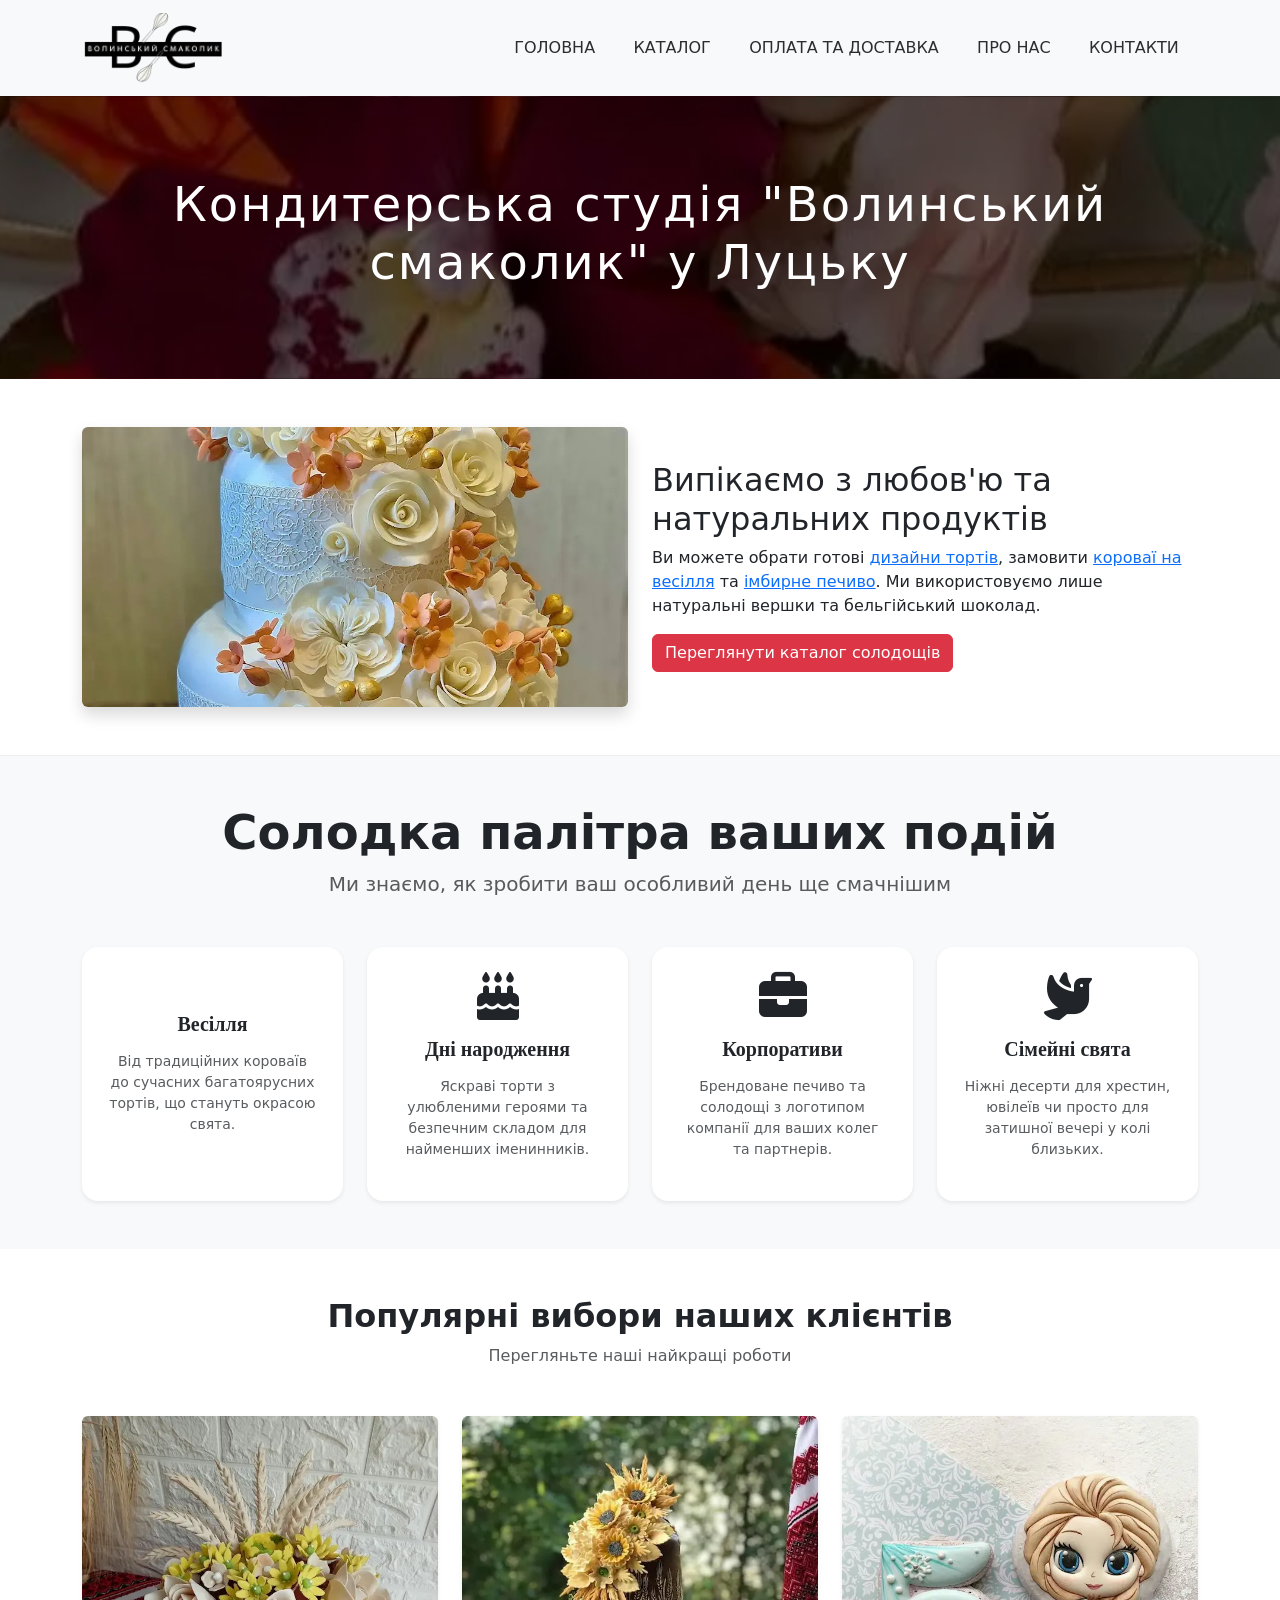
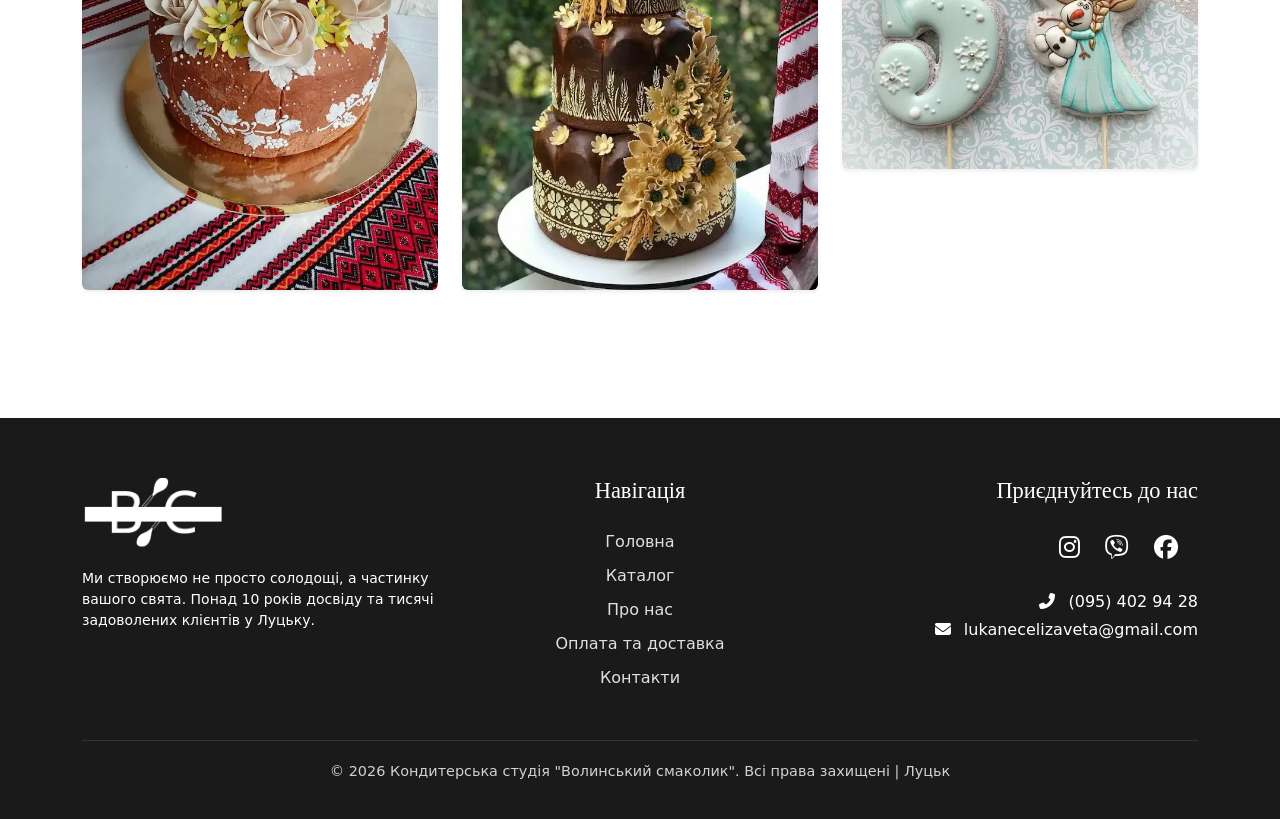
<file: index.html>
<!DOCTYPE html>
<html lang="uk">
<head>
    <meta charset="utf-8">
    <meta name="viewport" content="width=device-width, initial-scale=1.0">
    <title>Торти та короваї на замовлення Луцьк — Волинський смаколик </title>
    <meta name="description" content="Шукаєте смачне доповнення свята? Студія Волинський смаколик виготовляє натуральні торти та короваї у Луцьку. Ручна робота та свіжі продукти. Замовляйте зараз!">
    <link rel="preload" as="image" href="img/11.webp" fetchpriority="high">
    <link rel="preconnect" href="https://cdn.jsdelivr.net">
    <link rel="preconnect" href="https://cdnjs.cloudflare.com">
    <link rel="preload" href="https://cdnjs.cloudflare.com/ajax/libs/font-awesome/6.5.1/webfonts/fa-solid-900.woff2" as="font" type="font/woff2" crossorigin>
    <link rel="preload" href="https://cdnjs.cloudflare.com/ajax/libs/font-awesome/6.5.1/webfonts/fa-brands-400.woff2" as="font" type="font/woff2" crossorigin>
    <link rel="stylesheet" href="style.css">
    <link rel="stylesheet" href="https://cdn.jsdelivr.net/npm/bootstrap@5.3.0/dist/css/bootstrap.min.css">
    <link rel="stylesheet" href="https://cdnjs.cloudflare.com/ajax/libs/font-awesome/6.5.1/css/all.min.css">
    <meta name="google-site-verification" content="4i_8An1b0NBoUHBv1AoIvN3UKOuP4uVBedhU_tE_VQs" />
    <meta name="seobility" content="47df8234e2d0824a6869f9223be1ee46">
    <meta name="ahrefs-site-verification" content="925ce165d2ff561722cb3863309622aa576b7054dd38004be215ba54e6a1b39d">
    <link rel="icon" type="image/webp" href="img/Logo1.webp" sizes="32x32">

    <script>
    window.dataLayer = window.dataLayer || [];
    function gtag(){dataLayer.push(arguments);}
    gtag('consent', 'default', {
        'analytics_storage': 'denied',
        'ad_storage': 'denied',
        'ad_user_data': 'denied',
        'ad_personalization': 'denied',
        'wait_for_update': 500
    });
    </script>

    <script id="cookieyes" type="text/javascript" src="https://cdn-cookieyes.com/client_data/4e96b3c21e38fde0ce352508310b3276/script.js"></script>

    <script type="text/plain" data-cookiecategory="analytics" src="https://analytics.ahrefs.com/analytics.js" data-key="kGzh/HsQVAH2dVlQZeXshA" async></script>

    <script async src="https://www.googletagmanager.com/gtag/js?id=G-9GBF6HHR5B"></script>
    <script>
    gtag('js', new Date());
    gtag('config', 'G-9GBF6HHR5B');
    </script>

    <script type="text/plain" data-cookiecategory="analytics">
        (function(c,l,a,r,i,t,y){
            c[a]=c[a]||function(){(c[a].q=c[a].q||[]).push(arguments)};
            t=l.createElement(r);t.async=1;t.src="https://www.clarity.ms/tag/"+i;
            y=l.getElementsByTagName(r)[0];y.parentNode.insertBefore(t,y);
        })(window, document, "clarity", "script", "wqe1n3xdoz");
    </script>

    <script type="application/ld+json">
    {
        "@context": "https://schema.org",
        "@type": "Bakery",
        "name": "Волинський смаколик",
        "image": "https://lukianetsliza25.github.io/seo-audit-project/img/logo.webp",
        "url": "https://lukianetsliza25.github.io/seo-audit-project/",
        "telephone": "+380954029428",
        "servesCuisine": "Ukrainian",
        "address": {
            "@type": "PostalAddress",
            "streetAddress": "вулиця Огієнка, 1",
            "addressLocality": "Луцьк",
            "addressRegion": "Волинська область",
            "postalCode": "43005",
            "addressCountry": "UA"
        },
        "openingHours": "Mo-Sa 09:00-19:00",
        "priceRange": "$$"
    }
    </script>
</head>
<body>
    <nav class="navbar navbar-expand-lg navbar-light bg-light sticky-top shadow-sm">
        <div class="container">
            <a class="navbar-brand" href="index.html">
                <picture>
                    <source srcset="img/Logo.webp" type="image/webp">
                    <img src="img/Logo.jpg" alt="Волинський смаколик лого" class="navbar-logo" width="1050" height="525">
                </picture>
            </a>

            <button class="navbar-toggler" type="button" data-bs-toggle="collapse" data-bs-target="#navbarNav" aria-controls="navbarNav" aria-expanded="false" aria-label="Toggle navigation">
                <span class="navbar-toggler-icon"></span>
            </button>

            <div class="collapse navbar-collapse" id="navbarNav">
                <ul class="navbar-nav ms-auto">
                    <li class="nav-item">
                        <a class="nav-link" href="index.html">Головна</a>
                    </li>
                    <li class="nav-item">
                        <a class="nav-link" href="catalog.html">Каталог</a>
                    </li>
                    <li class="nav-item">
                        <a class="nav-link" href="payment.html">Оплата та доставка</a>
                    </li>
                    <li class="nav-item">
                        <a class="nav-link" href="about.html">Про нас</a>
                    </li>
                    <li class="nav-item">
                        <a class="nav-link" href="contacts.html">Контакти</a>
                    </li>
                </ul>
            </div>
        </div>
    </nav>

    <header class="page-heading">
        <div class="container"><h1>Кондитерська студія "Волинський смаколик" у Луцьку</h1></div>
    </header>

    <main>
        <div class="container my-5">
            <div class="row align-items-center">
                <div class="col-md-6">
                    <picture>
                    <source srcset="img/30.webp" type="image/webp">
                    <img src="img/30.jpg" 
                        fetchpriority="high"
                        class="img-fluid rounded shadow" 
                        alt="Асортимент кондитерських виробів Волинський смаколик" 
                        width="900" 
                        height="600">
                    </picture>
                </div>
                <div class="col-md-6">
                    <h2>Випікаємо з любов'ю та натуральних продуктів</h2>
                    <p>Ви можете обрати готові <a href="catalog-torty.html">дизайни тортів</a>, 
                        замовити <a href="catalog-korovai.html">короваї на весілля</a> 
                        та <a href="catalog-pechyvo.html">імбирне печиво</a>. 
                        Ми використовуємо лише натуральні вершки та бельгійський шоколад.
                    </p>
                    <a href="catalog.html" class="btn btn-danger">Переглянути каталог солодощів</a>
                </div>
            </div>
        </div>

        <section class="events-section py-5 bg-light">
            <div class="container">
                <div class="text-center mb-5">
                    <h2 class="display-5 fw-bold">Солодка палітра ваших подій</h2>
                    <p class="lead text-muted">Ми знаємо, як зробити ваш особливий день ще смачнішим</p>
                </div>
                
                <div class="row g-4 text-center">
                    <div class="col-md-3 col-sm-6">
                        <div class="event-card p-4 h-100 shadow-sm bg-white rounded-4">
                            <div class="icon-box mb-3">
                                <i class="fas fa-rings-wedding fa-3x" style="color: var(--main-red);"></i>
                            </div>
                            <h3 class="fw-bold">Весілля</h3>
                            <p class="small text-muted">Від традиційних короваїв до сучасних багатоярусних тортів, що стануть окрасою свята.</p>
                        </div>
                    </div>
                    
                    <div class="col-md-3 col-sm-6">
                        <div class="event-card p-4 h-100 shadow-sm bg-white rounded-4">
                            <div class="icon-box mb-3">
                                <i class="fas fa-birthday-cake fa-3x" style="color: var(--main-red);"></i>
                            </div>
                            <h3 class="fw-bold">Дні народження</h3>
                            <p class="small text-muted">Яскраві торти з улюбленими героями та безпечним складом для найменших іменинників.</p>
                        </div>
                    </div>
                    
                    <div class="col-md-3 col-sm-6">
                        <div class="event-card p-4 h-100 shadow-sm bg-white rounded-4">
                            <div class="icon-box mb-3">
                                <i class="fas fa-briefcase fa-3x" style="color: var(--main-red);"></i>
                            </div>
                            <h3 class="fw-bold">Корпоративи</h3>
                            <p class="small text-muted">Брендоване печиво та солодощі з логотипом компанії для ваших колег та партнерів.</p>
                        </div>
                    </div>
                    
                    <div class="col-md-3 col-sm-6">
                        <div class="event-card p-4 h-100 shadow-sm bg-white rounded-4">
                            <div class="icon-box mb-3">
                                <i class="fas fa-dove fa-3x" style="color: var(--main-red);"></i>
                            </div>
                            <h3 class="fw-bold">Сімейні свята</h3>
                            <p class="small text-muted">Ніжні десерти для хрестин, ювілеїв чи просто для затишної вечері у колі близьких.</p>
                        </div>
                    </div>
                </div>
            </div>
        </section>
        

        <section class="gallery-section py-5">
            <div class="container">
                <div class="text-center mb-5">
                    <h2 class="fw-bold">Популярні вибори наших клієнтів</h2>
                    <p class="text-muted">Перегляньте наші найкращі роботи</p>
                </div>
                <div class="row g-4">
                    <div class="col-md-4">
                        <picture>
                            <source srcset="img/39.webp" type="image/webp">
                            <img src="img/39.jpg" 
                                class="img-fluid rounded shadow-sm" 
                                alt="Весільний коровай" 
                                width="736" 
                                height="981" 
                                loading="lazy">
                        </picture>
                    </div>
                    <div class="col-md-4">
                        <picture>
                            <source srcset="img/38.webp" type="image/webp">
                            <img src="img/38.jpg" class="img-fluid rounded shadow-sm" alt="Святковий торт" width="720" height="960" loading="lazy">
                        </picture>
                    </div>
                    <div class="col-md-4">
                        <picture>
                            <source srcset="img/84.webp" type="image/webp">
                            <img src="img/84.jpg" class="img-fluid rounded shadow-sm" alt="Подарункове печиво" width="736" height="730" loading="lazy">
                        </picture>
                    </div>
                </div>
            </div>
        </section>
    </main>

    <footer class="footer-custom">
        <div class="container">
            <div class="row">
                <div class="col-lg-4 mb-4 mb-lg-0">
                    <picture>
                        <source srcset="img/Logo.webp" type="image/webp">
                        <img src="img/Logo.jpg" 
                             alt="Кондитерська студія Волинський смаколик" 
                             class="footer-logo" 
                             width="1050" 
                             height="80" 
                             loading="lazy">
                    </picture>
                    <p class="small">Ми створюємо не просто солодощі, а частинку вашого свята. Понад 10 років досвіду та тисячі задоволених клієнтів у Луцьку.</p>
                </div>
                
                <div class="col-lg-4 mb-4 mb-lg-0 text-lg-center">
                    <h3 class="footer-heading">Навігація</h3>
                    <a href="index.html" class="footer-link">Головна</a>
                    <a href="catalog.html" class="footer-link">Каталог</a>
                    <a href="about.html" class="footer-link">Про нас</a>
                    <a href="payment.html" class="footer-link">Оплата та доставка</a>
                    <a href="contacts.html" class="footer-link">Контакти</a>
                </div>
                
                <div class="col-lg-4 text-lg-end">
                    <h3 class="footer-heading">Приєднуйтесь до нас</h3>
                    <div class="social-icons mb-4">
                        <a href="https://instagram.com/natali_lukianets" class="social-link" data-platform="Instagram" target="_blank" aria-label="Ми в Instagram" title="Ми в Instagram">
                            <i class="fab fa-instagram"></i>
                            <span class="visually-hidden">Instagram</span> 
                        </a>
                        <a href="viber://chat?number=%2B380954029428" class="social-link" data-platform="Viber" target="_blank" aria-label="Ми в Viber" title="Ми в Viber">
                            <i class="fab fa-viber"></i>
                            <span class="visually-hidden">Viber</span> 
                        </a>
                        <a href="https://facebook.com" class="social-link" data-platform="Facebook" target="_blank" aria-label="Ми в Facebook" title="Ми в Facebook">
                            <i class="fab fa-facebook"></i>
                            <span class="visually-hidden">Facebook</span> 
                        </a>
                    </div>
                    <p class="mb-1"><i class="fas fa-phone-alt me-2" style="color: var(--gold);"></i> <a href="tel:+380954029428" style="color: inherit; text-decoration: none;">(095) 402 94 28</a></p>
                    <p><i class="fas fa-envelope me-2" style="color: var(--gold);"></i> <a href="mailto:lukanecelizaveta@gmail.com" style="color: inherit; text-decoration: none;">lukanecelizaveta@gmail.com</a></p>
                </div>
            </div>
            
            <div class="footer-bottom text-center">
                <p>© 2026 Кондитерська студія "Волинський смаколик". Всі права захищені | Луцьк</p>
            </div>
        </div>
    </footer>
    <script src="analytics-events.js"></script>
    <script src="https://cdn.jsdelivr.net/npm/bootstrap@5.3.0/dist/js/bootstrap.bundle.min.js"></script>
</body>
</html>
</file>
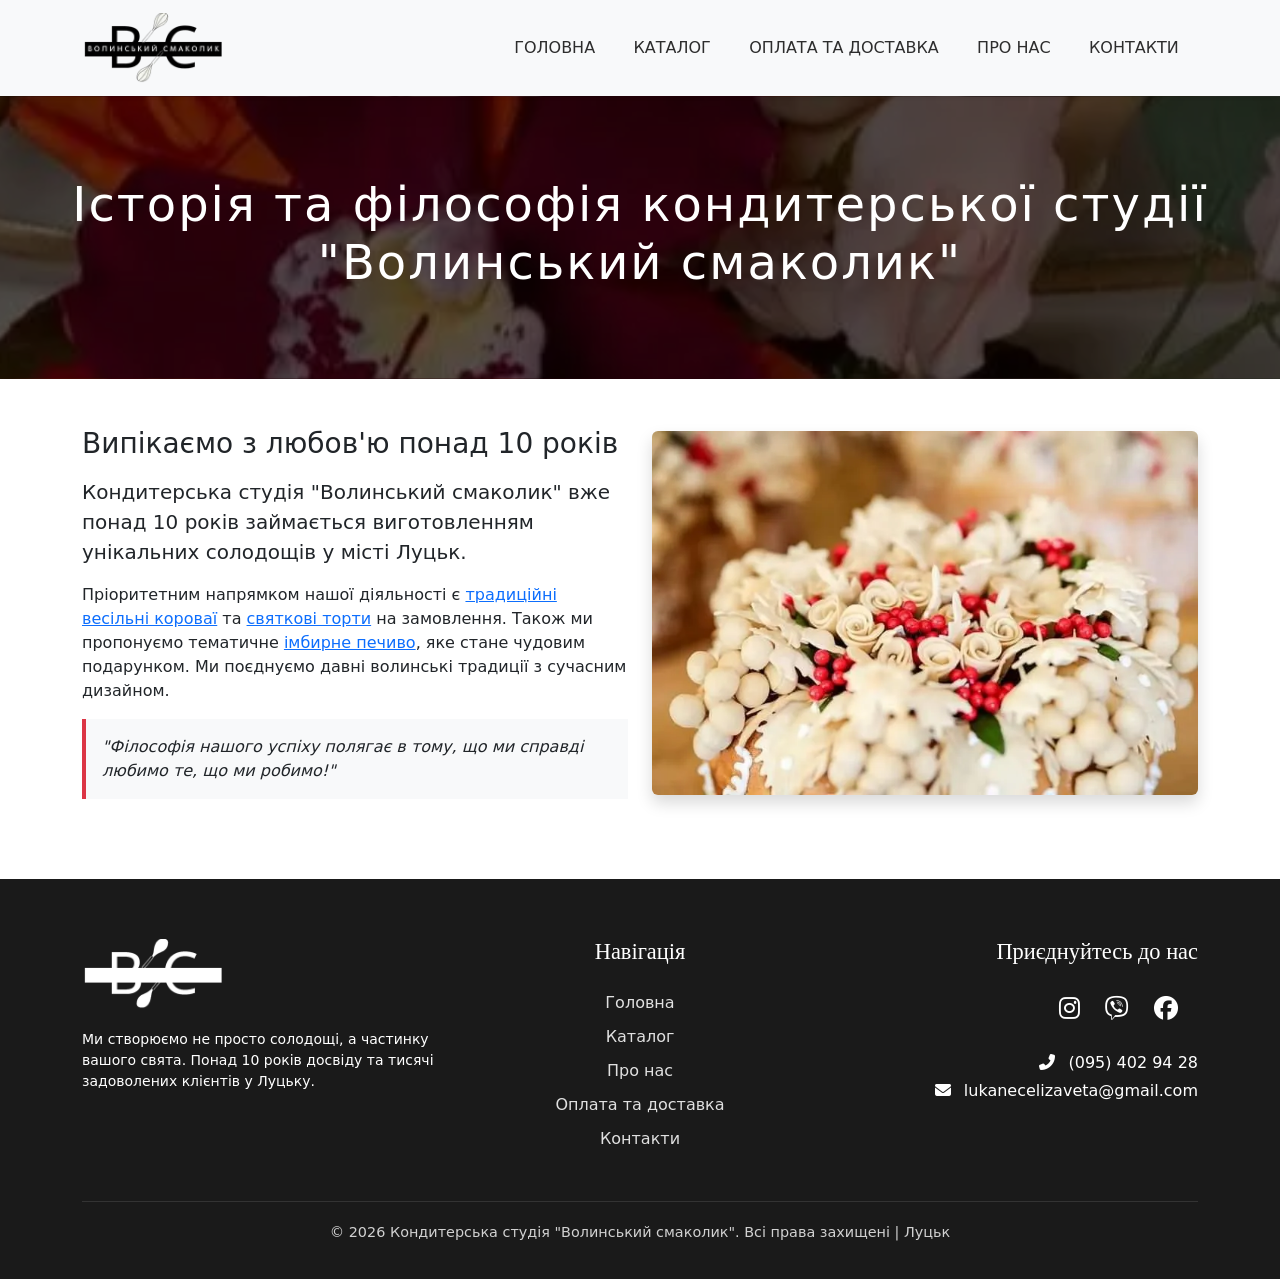
<file: about.html>
<!DOCTYPE html>
<html lang="uk">
<head>
    <meta charset="utf-8">
    <meta name="viewport" content="width=device-width, initial-scale=1.0">
    <title>Про кондитерську студію Волинський смаколик — Луцьк</title>
    <meta name="description" content="Понад 10 років ми створюємо солодкі шедеври у Луцьку. Натуральні інгредієнти, перевірені рецепти та висока якість. Дізнайтеся більше про нашу цікаву історію!">
    <link rel="preload" as="image" href="img/11.webp" fetchpriority="high">
    <link rel="preconnect" href="https://cdn.jsdelivr.net">
    <link rel="preconnect" href="https://cdnjs.cloudflare.com">
    <link rel="preload" href="https://cdnjs.cloudflare.com/ajax/libs/font-awesome/6.5.1/webfonts/fa-solid-900.woff2" as="font" type="font/woff2" crossorigin>
    <link rel="preload" href="https://cdnjs.cloudflare.com/ajax/libs/font-awesome/6.5.1/webfonts/fa-brands-400.woff2" as="font" type="font/woff2" crossorigin>
    <link rel="stylesheet" href="style.css">
    <link rel="stylesheet" href="https://cdn.jsdelivr.net/npm/bootstrap@5.3.0/dist/css/bootstrap.min.css">
    <link rel="stylesheet" href="https://cdnjs.cloudflare.com/ajax/libs/font-awesome/6.5.1/css/all.min.css">
    <link rel="icon" type="image/webp" href="img/Logo1.webp" sizes="32x32">
    <script async src="https://www.googletagmanager.com/gtag/js?id=G-9GBF6HHR5B"></script>
    <script>
    window.dataLayer = window.dataLayer || [];
    function gtag(){dataLayer.push(arguments);}
    gtag('js', new Date());

    gtag('config', 'G-9GBF6HHR5B');
    </script>
    <script type="text/javascript">
        (function(c,l,a,r,i,t,y){
            c[a]=c[a]||function(){(c[a].q=c[a].q||[]).push(arguments)};
            t=l.createElement(r);t.async=1;t.src="https://www.clarity.ms/tag/"+i;
            y=l.getElementsByTagName(r)[0];y.parentNode.insertBefore(t,y);
        })(window, document, "clarity", "script", "wqe1n3xdoz");
    </script>
    </head>
<body>
    <nav class="navbar navbar-expand-lg navbar-light bg-light sticky-top shadow-sm">
        <div class="container">
            <a class="navbar-brand" href="index.html">
                <picture>
                    <source srcset="img/Logo.webp" type="image/webp">
                    <img src="img/Logo.jpg" alt="Волинський смаколик лого" class="navbar-logo" width="1050" height="525">
                </picture>
            </a>

            <button class="navbar-toggler" type="button" data-bs-toggle="collapse" data-bs-target="#navbarNav" aria-controls="navbarNav" aria-expanded="false" aria-label="Toggle navigation">
                <span class="navbar-toggler-icon"></span>
            </button>

            <div class="collapse navbar-collapse" id="navbarNav">
                <ul class="navbar-nav ms-auto">
                    <li class="nav-item">
                        <a class="nav-link" href="index.html">Головна</a>
                    </li>
                    <li class="nav-item">
                        <a class="nav-link" href="catalog.html">Каталог</a>
                    </li>
                    <li class="nav-item">
                        <a class="nav-link" href="payment.html">Оплата та доставка</a>
                    </li>
                    <li class="nav-item">
                        <a class="nav-link" href="about.html">Про нас</a>
                    </li>
                    <li class="nav-item">
                        <a class="nav-link" href="contacts.html">Контакти</a>
                    </li>
                </ul>
            </div>
        </div>
    </nav>

    <header class="page-heading">
        <h1>Історія та філософія кондитерської студії "Волинський смаколик"</h1>
    </header>

    <main>
        <div class="container my-5">
            <div class="row align-items-center">
                <div class="col-lg-6">
                    <h2 class="h3 mb-3">Випікаємо з любов'ю понад 10 років</h2> 
                    <p class="lead text-justify">Кондитерська студія "Волинський смаколик" вже понад 10 років займається виготовленням унікальних солодощів у місті Луцьк.</p>
                    
                    <p class="text-justify">
                        Пріоритетним напрямком нашої діяльності є 
                        <a href="catalog-korovai.html">традиційні весільні короваї</a> та 
                        <a href="catalog-torty.html">святкові торти</a> на замовлення. 
                        Також ми пропонуємо тематичне <a href="catalog-pechyvo.html">імбирне печиво</a>, 
                        яке стане чудовим подарунком. Ми поєднуємо давні волинські традиції з сучасним дизайном.
                    </p>

                    <div class="p-3 border-start border-danger border-4 bg-light">
                        <em>"Філософія нашого успіху полягає в тому, що ми справді любимо те, що ми робимо!"</em>
                    </div>
                </div>
                <div class="col-lg-6">
                    <picture>
                        <source srcset="img/25.webp" type="image/webp">
                        <img src="img/25.jpg" 
                            class="img-fluid rounded shadow mt-4 mt-lg-0" 
                            alt="Професійний кондитерський цех та процес декорування тортів" 
                            width="720" 
                            height="480">
                    </picture>
                </div>
            </div>
        </div>
    </main>

    <footer class="footer-custom">
    <div class="container">
        <div class="row">
            <div class="col-lg-4 mb-4 mb-lg-0">
                <picture>
                    <source srcset="img/Logo.webp" type="image/webp">
                    <img src="img/Logo.jpg" alt="Кондитерська студія Волинський смаколик" class="footer-logo" width="1050" height="80" loading="lazy">
                </picture>
                <p class="small">Ми створюємо не просто солодощі, а частинку вашого свята. Понад 10 років досвіду та тисячі задоволених клієнтів у Луцьку.</p>
            </div>
            
            <div class="col-lg-4 mb-4 mb-lg-0 text-lg-center">
                <h3 class="footer-heading">Навігація</h3>
                <a href="index.html" class="footer-link">Головна</a>
                <a href="catalog.html" class="footer-link">Каталог</a>
                <a href="about.html" class="footer-link">Про нас</a>
                <a href="payment.html" class="footer-link">Оплата та доставка</a>
                <a href="contacts.html" class="footer-link">Контакти</a>
            </div>
            
            <div class="col-lg-4 text-lg-end">
                    <h3 class="footer-heading">Приєднуйтесь до нас</h3>
                    <div class="social-icons mb-4">
                        <a href="https://instagram.com/natali_lukianets" class="social-link" data-platform="Instagram" target="_blank" aria-label="Ми в Instagram" title="Ми в Instagram">
                            <i class="fab fa-instagram"></i>
                            <span class="visually-hidden">Instagram</span> 
                        </a>
                        <a href="viber://chat?number=%2B380954029428" class="social-link" data-platform="Viber" target="_blank" aria-label="Ми в Viber" title="Ми в Viber">
                            <i class="fab fa-viber"></i>
                            <span class="visually-hidden">Viber</span> 
                        </a>
                        <a href="https://facebook.com" class="social-link" data-platform="Facebook" target="_blank" aria-label="Ми в Facebook" title="Ми в Facebook">
                            <i class="fab fa-facebook"></i>
                            <span class="visually-hidden">Facebook</span> 
                        </a>
                    </div>
                    <p class="mb-1"><i class="fas fa-phone-alt me-2" style="color: var(--gold);"></i> <a href="tel:+380954029428" style="color: inherit; text-decoration: none;">(095) 402 94 28</a></p>
                    <p><i class="fas fa-envelope me-2" style="color: var(--gold);"></i> <a href="mailto:lukanecelizaveta@gmail.com" style="color: inherit; text-decoration: none;">lukanecelizaveta@gmail.com</a></p>                </div>
        </div>
        
        <div class="footer-bottom text-center">
            <p>© 2026 Кондитерська студія "Волинський смаколик". Всі права захищені | Луцьк</p>
        </div>
    </div>
</footer>
<script src="analytics-events.js"></script>
<script src="https://cdn.jsdelivr.net/npm/bootstrap@5.3.0/dist/js/bootstrap.bundle.min.js"></script>
</body>
</html>
</file>
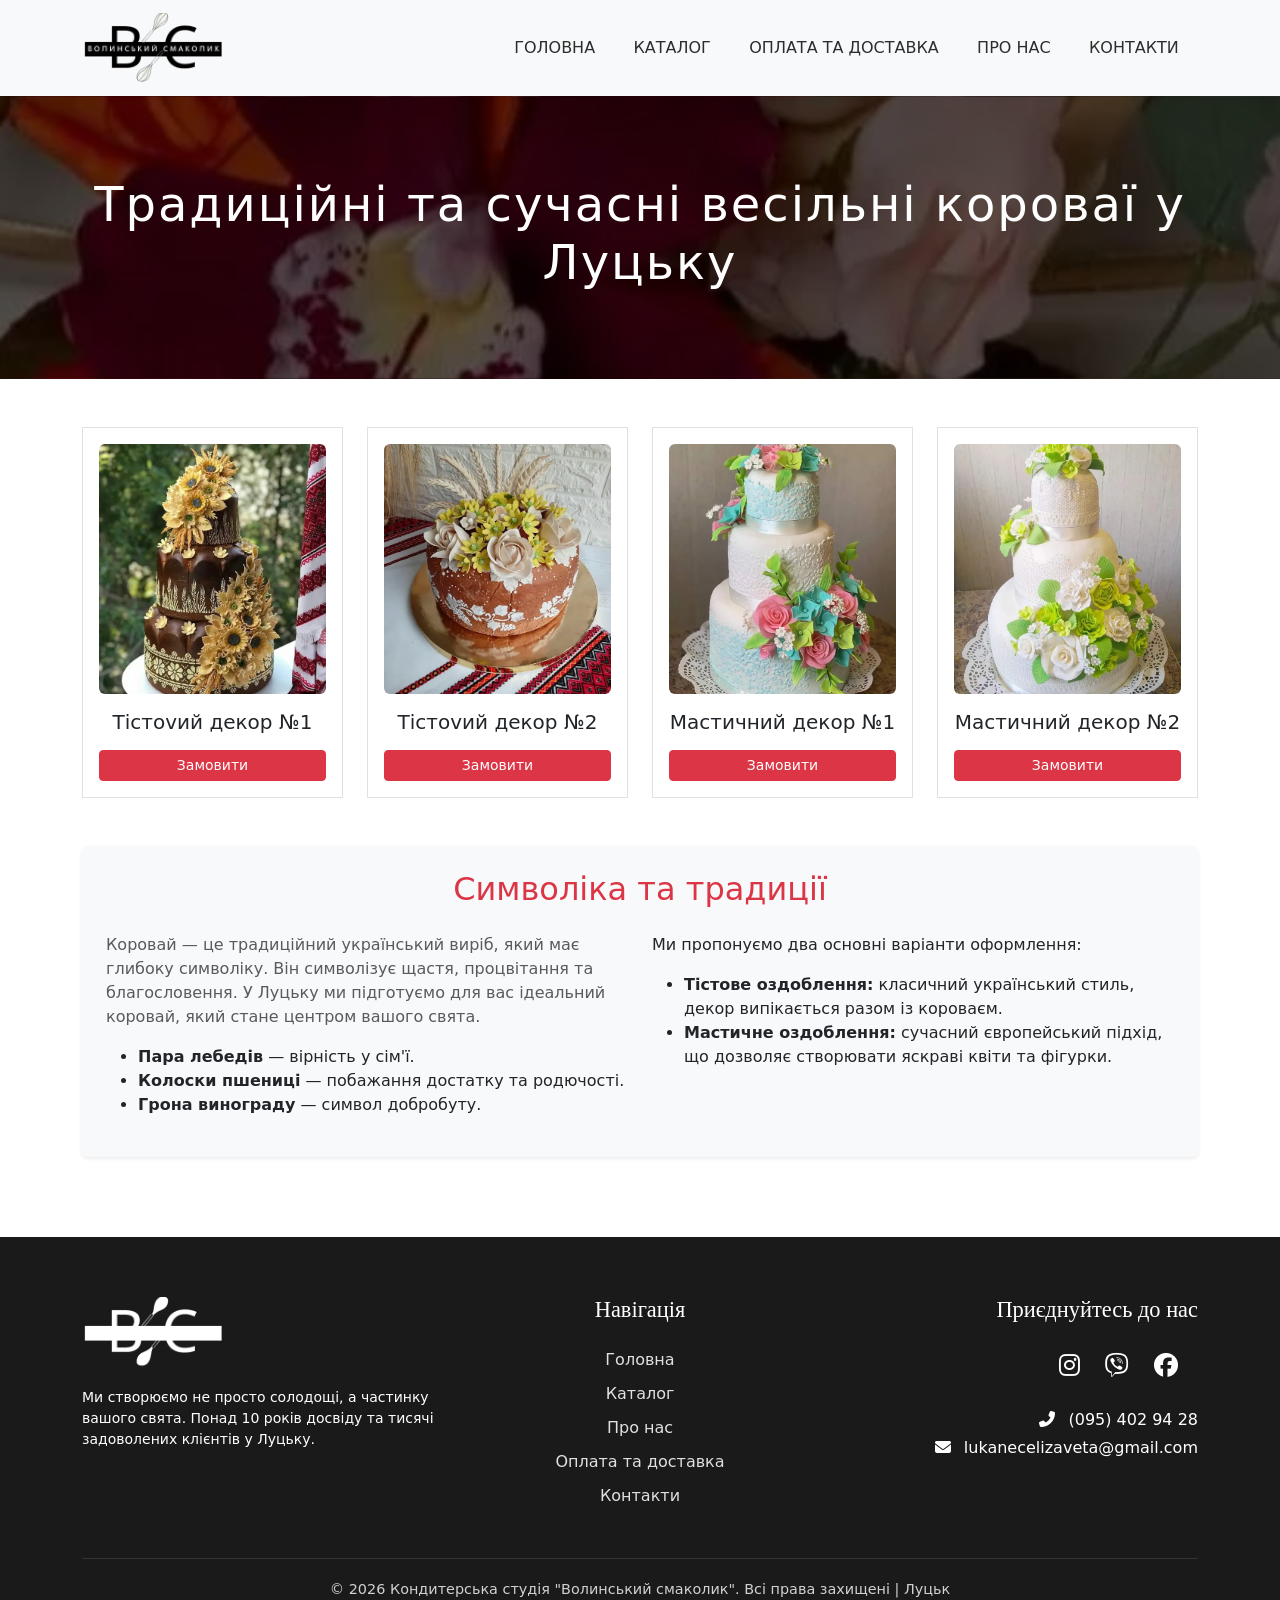
<file: catalog-korovai.html>
<!DOCTYPE html>
<html lang="uk">
<head>
    <meta charset="utf-8">
    <meta name="viewport" content="width=device-width, initial-scale=1.0">
    <title>Весільні короваї на замовлення Луцьк — Тістовий та мастичний декор</title>
    <meta name="description" content="Збережіть традиції з нашими авторськими короваями. Пропонуємо тістове та мастичне оздоблення на будь-який смак. Головний символ весілля у Луцьку. Обирайте!">
    <link rel="preload" as="image" href="img/11.webp" fetchpriority="high">
    <link rel="preconnect" href="https://cdn.jsdelivr.net">
    <link rel="preconnect" href="https://cdnjs.cloudflare.com">
    <link rel="preload" href="https://cdnjs.cloudflare.com/ajax/libs/font-awesome/6.5.1/webfonts/fa-solid-900.woff2" as="font" type="font/woff2" crossorigin>
    <link rel="preload" href="https://cdnjs.cloudflare.com/ajax/libs/font-awesome/6.5.1/webfonts/fa-brands-400.woff2" as="font" type="font/woff2" crossorigin>
    <link rel="stylesheet" href="style.css">
    <link rel="stylesheet" href="https://cdn.jsdelivr.net/npm/bootstrap@5.3.0/dist/css/bootstrap.min.css">
    <link rel="stylesheet" href="https://cdnjs.cloudflare.com/ajax/libs/font-awesome/6.5.1/css/all.min.css">
    <link rel="icon" type="image/webp" href="img/Logo1.webp" sizes="32x32">
    <script async src="https://www.googletagmanager.com/gtag/js?id=G-9GBF6HHR5B"></script>
    <script>
    window.dataLayer = window.dataLayer || [];
    function gtag(){dataLayer.push(arguments);}
    gtag('js', new Date());

    gtag('config', 'G-9GBF6HHR5B');
    </script>
    <script type="text/javascript">
        (function(c,l,a,r,i,t,y){
            c[a]=c[a]||function(){(c[a].q=c[a].q||[]).push(arguments)};
            t=l.createElement(r);t.async=1;t.src="https://www.clarity.ms/tag/"+i;
            y=l.getElementsByTagName(r)[0];y.parentNode.insertBefore(t,y);
        })(window, document, "clarity", "script", "wqe1n3xdoz");
    </script>
    <script type="application/ld+json">
    {
    "@context": "https://schema.org/",
    "@type": "Product",
    "name": "Весільні короваї на замовлення у Луцьку",
    "image": [
        "https://lukianetsliza25.github.io/seo-audit-project/img/23.webp",
        "https://lukianetsliza25.github.io/seo-audit-project/img/38.webp"
    ],
    "description": "Традиційні та сучасні весільні короваї з тістовим та мастичним декором. Ручна робота та натуральні інгредієнти.",
    "brand": {
        "@type": "Brand",
        "name": "Волинський смаколик"
    },
    "aggregateRating": {
        "@type": "AggregateRating",
        "ratingValue": "5",
        "reviewCount": "12"
    },
    "review": {
        "@type": "Review",
        "reviewRating": {
        "@type": "Rating",
        "ratingValue": "5"
        },
        "author": {
        "@type": "Person",
        "name": "Марина"
        },
        "reviewBody": "Дуже гарний та смачний коровай, традиції дотримані на 100%!"
    },
    "offers": {
        "@type": "Offer",
        "url": "https://lukianetsliza25.github.io/seo-audit-project/catalog-korovai.html",
        "priceCurrency": "UAH",
        "price": "550",
        "availability": "https://schema.org/InStock",
        "itemCondition": "https://schema.org/NewCondition",
        "hasMerchantReturnPolicy": {
        "@type": "MerchantReturnPolicy",
        "applicableCountry": "UA",
        "returnPolicyCategory": "https://schema.org/MerchantReturnNotPermitted",
        "merchantReturnDays": 0
        },
        "shippingDetails": {
        "@type": "OfferShippingDetails",
        "shippingRate": {
            "@type": "MonetaryAmount",
            "value": "100",
            "currency": "UAH"
        },
        "shippingDestination": {
            "@type": "DefinedRegion",
            "addressCountry": "UA",
            "addressRegion": ["UA-07"] 
        },
        "deliveryTime": {
            "@type": "ShippingDeliveryTime",
            "handlingTime": {
            "@type": "QuantitativeValue",
            "minValue": 1,
            "maxValue": 2,
            "unitCode": "DAY"
            },
            "transitTime": {
            "@type": "QuantitativeValue",
            "minValue": 1,
            "maxValue": 1,
            "unitCode": "DAY"
            }
        }
        }
    }
    }
    </script>
</head>
<body>
    <nav class="navbar navbar-expand-lg navbar-light bg-light sticky-top shadow-sm">
        <div class="container">
            <a class="navbar-brand" href="index.html">
                <picture>
                    <source srcset="img/Logo.webp" type="image/webp">
                    <img src="img/Logo.jpg" alt="Волинський смаколик лого" class="navbar-logo" width="1050" height="525">
                </picture>
            </a>

            <button class="navbar-toggler" type="button" data-bs-toggle="collapse" data-bs-target="#navbarNav" aria-controls="navbarNav" aria-expanded="false" aria-label="Toggle navigation">
                <span class="navbar-toggler-icon"></span>
            </button>

            <div class="collapse navbar-collapse" id="navbarNav">
                <ul class="navbar-nav ms-auto">
                    <li class="nav-item">
                        <a class="nav-link" href="index.html">Головна</a>
                    </li>
                    <li class="nav-item">
                        <a class="nav-link" href="catalog.html">Каталог</a>
                    </li>
                    <li class="nav-item">
                        <a class="nav-link" href="payment.html">Оплата та доставка</a>
                    </li>
                    <li class="nav-item">
                        <a class="nav-link" href="about.html">Про нас</a>
                    </li>
                    <li class="nav-item">
                        <a class="nav-link" href="contacts.html">Контакти</a>
                    </li>
                </ul>
            </div>
        </div>
    </nav>

    <header class="page-heading">
        <div class="container">
            <h1>Традиційні та сучасні весільні короваї у Луцьку</h1>
        </div>
    </header>

    <main>
        <div class="container my-5">
            <div class="row g-4">
                <div class="col-md-3 col-6">
                    <div class="product-card p-3 text-center border">
                        <picture>
                            <source srcset="img/38.webp" type="image/webp">
                            <img src="img/38.jpg" 
                                class="img-fluid rounded mb-3" 
                                alt="Весільний коровай з тістovим декором №1" 
                                width="720" 
                                height="960">
                        </picture>
                        <h2 class="h5">Тістovий декор №1</h2>
                        <a href="contacts.html" class="btn btn-danger btn-sm mt-2 w-100 order-btn" data-cake="Коровай">Замовити</a>
                    </div>
                </div>
                <div class="col-md-3 col-6">
                    <div class="product-card p-3 text-center border">
                        <picture>
                            <source srcset="img/39.webp" type="image/webp">
                            <img src="img/39.jpg" class="img-fluid rounded mb-3" alt="Коровай традиційний український №2" width="736" height="981">
                        </picture>
                        <h2 class="h5">Тістovий декор №2</h2>
                        <a href="contacts.html" class="btn btn-danger btn-sm mt-2 w-100 order-btn" data-cake="Коровай">Замовити</a>
                    </div>
                </div>
                <div class="col-md-3 col-6">
                    <div class="product-card p-3 text-center border">
                        <picture>
                            <source srcset="img/23.webp" type="image/webp">
                            <img src="img/23.jpg" class="img-fluid rounded mb-3" alt="Коровай на весілля з мастичними квітами" width="720" height="900">
                        </picture>
                        <h2 class="h5">Мастичний декор №1</h2>
                        <a href="contacts.html" class="btn btn-danger btn-sm mt-2 w-100 order-btn" data-cake="Коровай">Замовити</a>
                    </div>
                </div>
                <div class="col-md-3 col-6">
                    <div class="product-card p-3 text-center border">
                        <picture>
                            <source srcset="img/48.webp" type="image/webp">
                            <img src="img/48.jpg" class="img-fluid rounded mb-3" alt="Сучасний мастичний коровай для молодят" width="720" height="960">
                        </picture>
                        <h2 class="h5">Мастичний декор №2</h2>
                        <a href="contacts.html" class="btn btn-danger btn-sm mt-2 w-100 order-btn" data-cake="Коровай">Замовити</a>
                    </div>
                </div>
            </div>

            <div class="row mt-5">
                <div class="col-lg-12">
                    <div class="p-4 bg-light rounded shadow-sm">
                        <h2 class="text-center mb-4 text-danger">Символіка та традиції</h2>
                        <div class="row">
                            <div class="col-md-6">
                                <p class="text-muted">Коровай — це традиційний український виріб, який має глибоку символіку. Він символізує щастя, процвітання та благословення. У Луцьку ми підготуємо для вас ідеальний коровай, який стане центром вашого свята.</p>
                                <ul>
                                    <li><strong>Пара лебедів</strong> — вірність у сім'ї.</li>
                                    <li><strong>Колоски пшениці</strong> — побажання достатку та родючості.</li>
                                    <li><strong>Грона винограду</strong> — символ добробуту.</li>
                                </ul>
                            </div>
                            <div class="col-md-6">
                                <p class="text-justify">Ми пропонуємо два основні варіанти оформлення:</p>
                                <ul>
                                    <li><strong>Тістове оздоблення:</strong> класичний український стиль, декор випікається разом із короваєм.</li>
                                    <li><strong>Мастичне оздоблення:</strong> сучасний європейський підхід, що дозволяє створювати яскраві квіти та фігурки.</li>
                                </ul>
                            </div>
                        </div>
                    </div>    
                </div>
            </div>
        </div>
    </main>

    <footer class="footer-custom">
        <div class="container">
            <div class="row">
                <div class="col-lg-4 mb-4 mb-lg-0">
                    <picture>
                        <source srcset="img/Logo.webp" type="image/webp">
                        <img src="img/Logo.jpg" alt="Кондитерська студія Волинський смаколик" class="footer-logo" width="1050" height="80" loading="lazy">
                    </picture>
                    <p class="small">Ми створюємо не просто солодощі, а частинку вашого свята. Понад 10 років досвіду та тисячі задоволених клієнтів у Луцьку.</p>
                </div>
                
                <div class="col-lg-4 mb-4 mb-lg-0 text-lg-center">
                    <h3 class="footer-heading">Навігація</h3>
                    <a href="index.html" class="footer-link">Головна</a>
                    <a href="catalog.html" class="footer-link">Каталог</a>
                    <a href="about.html" class="footer-link">Про нас</a>
                    <a href="payment.html" class="footer-link">Оплата та доставка</a>
                    <a href="contacts.html" class="footer-link">Контакти</a>
                </div>
                
                <div class="col-lg-4 text-lg-end">
                    <h3 class="footer-heading">Приєднуйтесь до нас</h3>
                    <div class="social-icons mb-4">
                        <a href="https://instagram.com/natali_lukianets" class="social-link" data-platform="Instagram" target="_blank" aria-label="Ми в Instagram" title="Ми в Instagram">
                            <i class="fab fa-instagram"></i>
                            <span class="visually-hidden">Instagram</span> 
                        </a>
                        <a href="viber://chat?number=%2B380954029428" class="social-link" data-platform="Viber" target="_blank" aria-label="Ми в Viber" title="Ми в Viber">
                            <i class="fab fa-viber"></i>
                            <span class="visually-hidden">Viber</span> 
                        </a>
                        <a href="https://facebook.com" class="social-link" data-platform="Facebook" target="_blank" aria-label="Ми в Facebook" title="Ми в Facebook">
                            <i class="fab fa-facebook"></i>
                            <span class="visually-hidden">Facebook</span> 
                        </a>
                    </div>
                    <p class="mb-1"><i class="fas fa-phone-alt me-2" style="color: var(--gold);"></i> <a href="tel:+380954029428" style="color: inherit; text-decoration: none;">(095) 402 94 28</a></p>
                    <p><i class="fas fa-envelope me-2" style="color: var(--gold);"></i> <a href="mailto:lukanecelizaveta@gmail.com" style="color: inherit; text-decoration: none;">lukanecelizaveta@gmail.com</a></p>                </div>
            </div>
            
            <div class="footer-bottom text-center">
                <p>© 2026 Кондитерська студія "Волинський смаколик". Всі права захищені | Луцьк</p>
            </div>
        </div>
    </footer>



    <script src="analytics-events.js"></script>
    <script src="https://cdn.jsdelivr.net/npm/bootstrap@5.3.0/dist/js/bootstrap.bundle.min.js"></script>
</body>
</html>
</file>
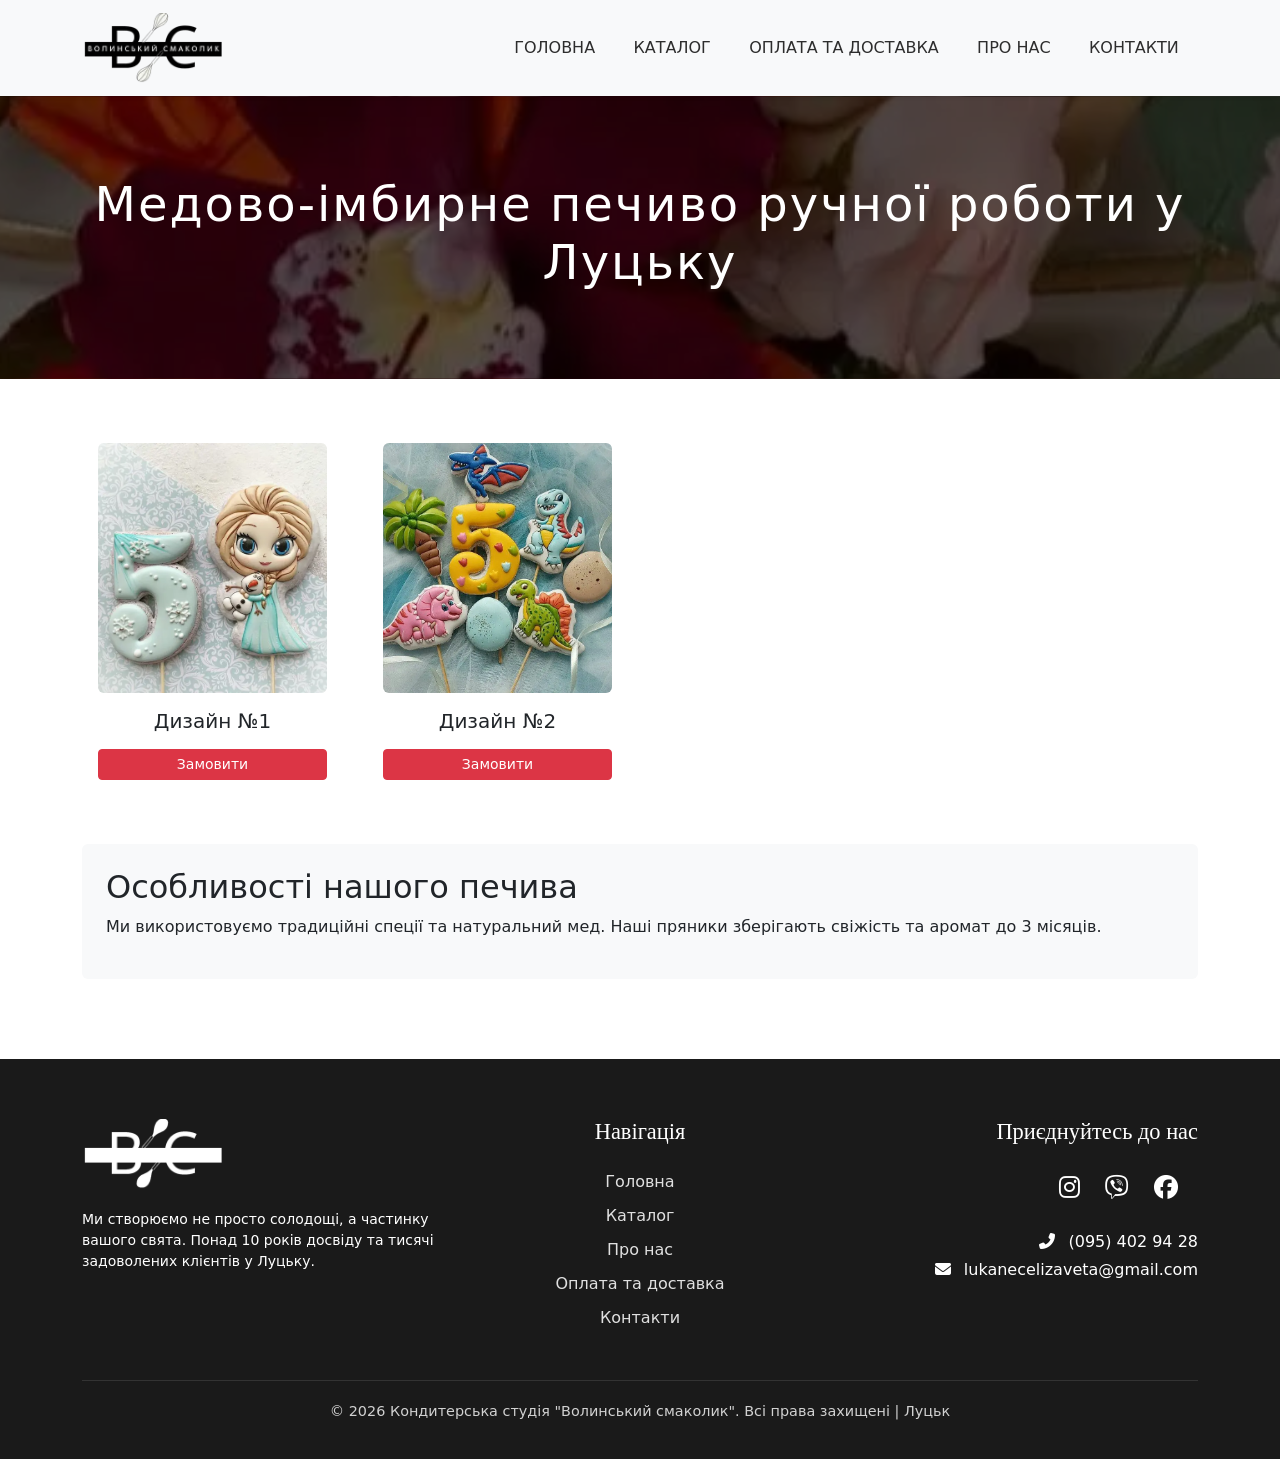
<file: catalog-pechyvo.html>
<!DOCTYPE html>
<html lang="uk">
<head>
    <meta charset="utf-8">
    <meta name="viewport" content="width=device-width, initial-scale=1.0">
    <title>Подарункове імбирне печиво Луцьк — Набори з розписом</title>
    <meta name="description" content="Шукаєте оригінальний подарунок? Імбирне печиво ручної роботи та набори з логотипом у Луцьку. Натуральний мед, ароматні спеції та унікальний дизайн. Обирайте!">
    <link rel="preload" as="image" href="img/11.webp" fetchpriority="high">
    <link rel="preconnect" href="https://cdn.jsdelivr.net">
    <link rel="preconnect" href="https://cdnjs.cloudflare.com">
    <link rel="preload" href="https://cdnjs.cloudflare.com/ajax/libs/font-awesome/6.5.1/webfonts/fa-solid-900.woff2" as="font" type="font/woff2" crossorigin>
    <link rel="preload" href="https://cdnjs.cloudflare.com/ajax/libs/font-awesome/6.5.1/webfonts/fa-brands-400.woff2" as="font" type="font/woff2" crossorigin>
    <link rel="stylesheet" href="style.css">
    <link rel="stylesheet" href="https://cdn.jsdelivr.net/npm/bootstrap@5.3.0/dist/css/bootstrap.min.css">
    <link rel="stylesheet" href="https://cdnjs.cloudflare.com/ajax/libs/font-awesome/6.5.1/css/all.min.css">
    <link rel="icon" type="image/webp" href="img/Logo1.webp" sizes="32x32">
    <script async src="https://www.googletagmanager.com/gtag/js?id=G-9GBF6HHR5B"></script>
    <script>
    window.dataLayer = window.dataLayer || [];
    function gtag(){dataLayer.push(arguments);}
    gtag('js', new Date());

    gtag('config', 'G-9GBF6HHR5B');
    </script>
    <script type="text/javascript">
        (function(c,l,a,r,i,t,y){
            c[a]=c[a]||function(){(c[a].q=c[a].q||[]).push(arguments)};
            t=l.createElement(r);t.async=1;t.src="https://www.clarity.ms/tag/"+i;
            y=l.getElementsByTagName(r)[0];y.parentNode.insertBefore(t,y);
        })(window, document, "clarity", "script", "wqe1n3xdoz");
    </script>
</head>
<body>
    <nav class="navbar navbar-expand-lg navbar-light bg-light sticky-top shadow-sm">
        <div class="container">
            <a class="navbar-brand" href="index.html">
                <picture>
                    <source srcset="img/Logo.webp" type="image/webp">
                    <img src="img/Logo.jpg" alt="Волинський смаколик лого" class="navbar-logo" width="1050" height="525">
                </picture>
            </a>

            <button class="navbar-toggler" type="button" data-bs-toggle="collapse" data-bs-target="#navbarNav" aria-controls="navbarNav" aria-expanded="false" aria-label="Toggle navigation">
                <span class="navbar-toggler-icon"></span>
            </button>

            <div class="collapse navbar-collapse" id="navbarNav">
                <ul class="navbar-nav ms-auto">
                    <li class="nav-item">
                        <a class="nav-link" href="index.html">Головна</a>
                    </li>
                    <li class="nav-item">
                        <a class="nav-link" href="catalog.html">Каталог</a>
                    </li>
                    <li class="nav-item">
                        <a class="nav-link" href="payment.html">Оплата та доставка</a>
                    </li>
                    <li class="nav-item">
                        <a class="nav-link" href="about.html">Про нас</a>
                    </li>
                    <li class="nav-item">
                        <a class="nav-link" href="contacts.html">Контакти</a>
                    </li>
                </ul>
            </div>
        </div>
    </nav>
    <header class="page-heading">
        <div class="container">
            <h1>Медово-імбирне печиво ручної роботи у Луцьку</h1>
        </div>
    </header>

    <main>
        <div class="container my-5">
            <div class="row g-4">
                <div class="col-md-3 col-6">
                    <div class="product-card p-3 text-center">
                        <picture>
                            <source srcset="img/84.webp" type="image/webp">
                            <img src="img/84.jpg" class="img-fluid rounded mb-3" alt="Імбирне печиво з ручним розписом Дизайн №1" width="736" height="730">
                        </picture>
                        <h2 class="h5">Дизайн №1</h2>
                        <a href="contacts.html" class="btn btn-danger btn-sm mt-2 w-100 order-btn" data-cake="Печиво">Замовити</a>
                    </div>
                </div>
                <div class="col-md-3 col-6">
                    <div class="product-card p-3 text-center">
                        <picture>
                            <source srcset="img/31.webp" type="image/webp">
                            <img src="img/31.jpg" class="img-fluid rounded mb-3" alt="Подарунковий набір печива Дизайн №2" width="720" height="720">
                        </picture>
                        <h2 class="h5">Дизайн №2</h2>
                        <a href="contacts.html" class="btn btn-danger btn-sm mt-2 w-100 order-btn" data-cake="Печиво">Замовити</a>
                    </div>
                </div>
            </div>

            <div class="mt-5 p-4 bg-light rounded">
                <h2>Особливості нашого печива</h2>
                <p>Ми використовуємо традиційні спеції та натуральний мед. Наші пряники зберігають свіжість та аромат до 3 місяців.</p>
            </div>
        </div>
    </main>

    <footer class="footer-custom">
        <div class="container">
            <div class="row">
                <div class="col-lg-4 mb-4 mb-lg-0">
                    <picture>
                        <source srcset="img/Logo.webp" type="image/webp">
                        <img src="img/Logo.jpg" alt="Кондитерська студія Волинський смаколик" class="footer-logo" width="1050" height="80" loading="lazy">
                    </picture>
                    <p class="small">Ми створюємо не просто солодощі, а частинку вашого свята. Понад 10 років досвіду та тисячі задоволених клієнтів у Луцьку.</p>
                </div>
                
                <div class="col-lg-4 mb-4 mb-lg-0 text-lg-center">
                    <h3 class="footer-heading">Навігація</h3>
                    <a href="index.html" class="footer-link">Головна</a>
                    <a href="catalog.html" class="footer-link">Каталог</a>
                    <a href="about.html" class="footer-link">Про нас</a>
                    <a href="payment.html" class="footer-link">Оплата та доставка</a>
                    <a href="contacts.html" class="footer-link">Контакти</a>
                </div>
                
                <div class="col-lg-4 text-lg-end">
                    <h3 class="footer-heading">Приєднуйтесь до нас</h3>
                    <div class="social-icons mb-4">
                        <a href="https://instagram.com/natali_lukianets" class="social-link" data-platform="Instagram" target="_blank" aria-label="Ми в Instagram" title="Ми в Instagram">
                            <i class="fab fa-instagram"></i>
                            <span class="visually-hidden">Instagram</span> 
                        </a>
                        <a href="viber://chat?number=%2B380954029428" class="social-link" data-platform="Viber" target="_blank" aria-label="Ми в Viber" title="Ми в Viber">
                            <i class="fab fa-viber"></i>
                            <span class="visually-hidden">Viber</span> 
                        </a>
                        <a href="https://facebook.com" class="social-link" data-platform="Facebook" target="_blank" aria-label="Ми в Facebook" title="Ми в Facebook">
                            <i class="fab fa-facebook"></i>
                            <span class="visually-hidden">Facebook</span> 
                        </a>
                    </div>
                    <p class="mb-1"><i class="fas fa-phone-alt me-2" style="color: var(--gold);"></i> <a href="tel:+380954029428" style="color: inherit; text-decoration: none;">(095) 402 94 28</a></p>
                    <p><i class="fas fa-envelope me-2" style="color: var(--gold);"></i> <a href="mailto:lukanecelizaveta@gmail.com" style="color: inherit; text-decoration: none;"></a>lukanecelizaveta@gmail.com</a></p>
                </div>
            </div>
            
            <div class="footer-bottom text-center">
                <p>© 2026 Кондитерська студія "Волинський смаколик". Всі права захищені | Луцьк</p>
            </div>
        </div>
    </footer>
    <script src="analytics-events.js"></script>
    <script src="https://cdn.jsdelivr.net/npm/bootstrap@5.3.0/dist/js/bootstrap.bundle.min.js"></script>
</body>
</html>
</file>
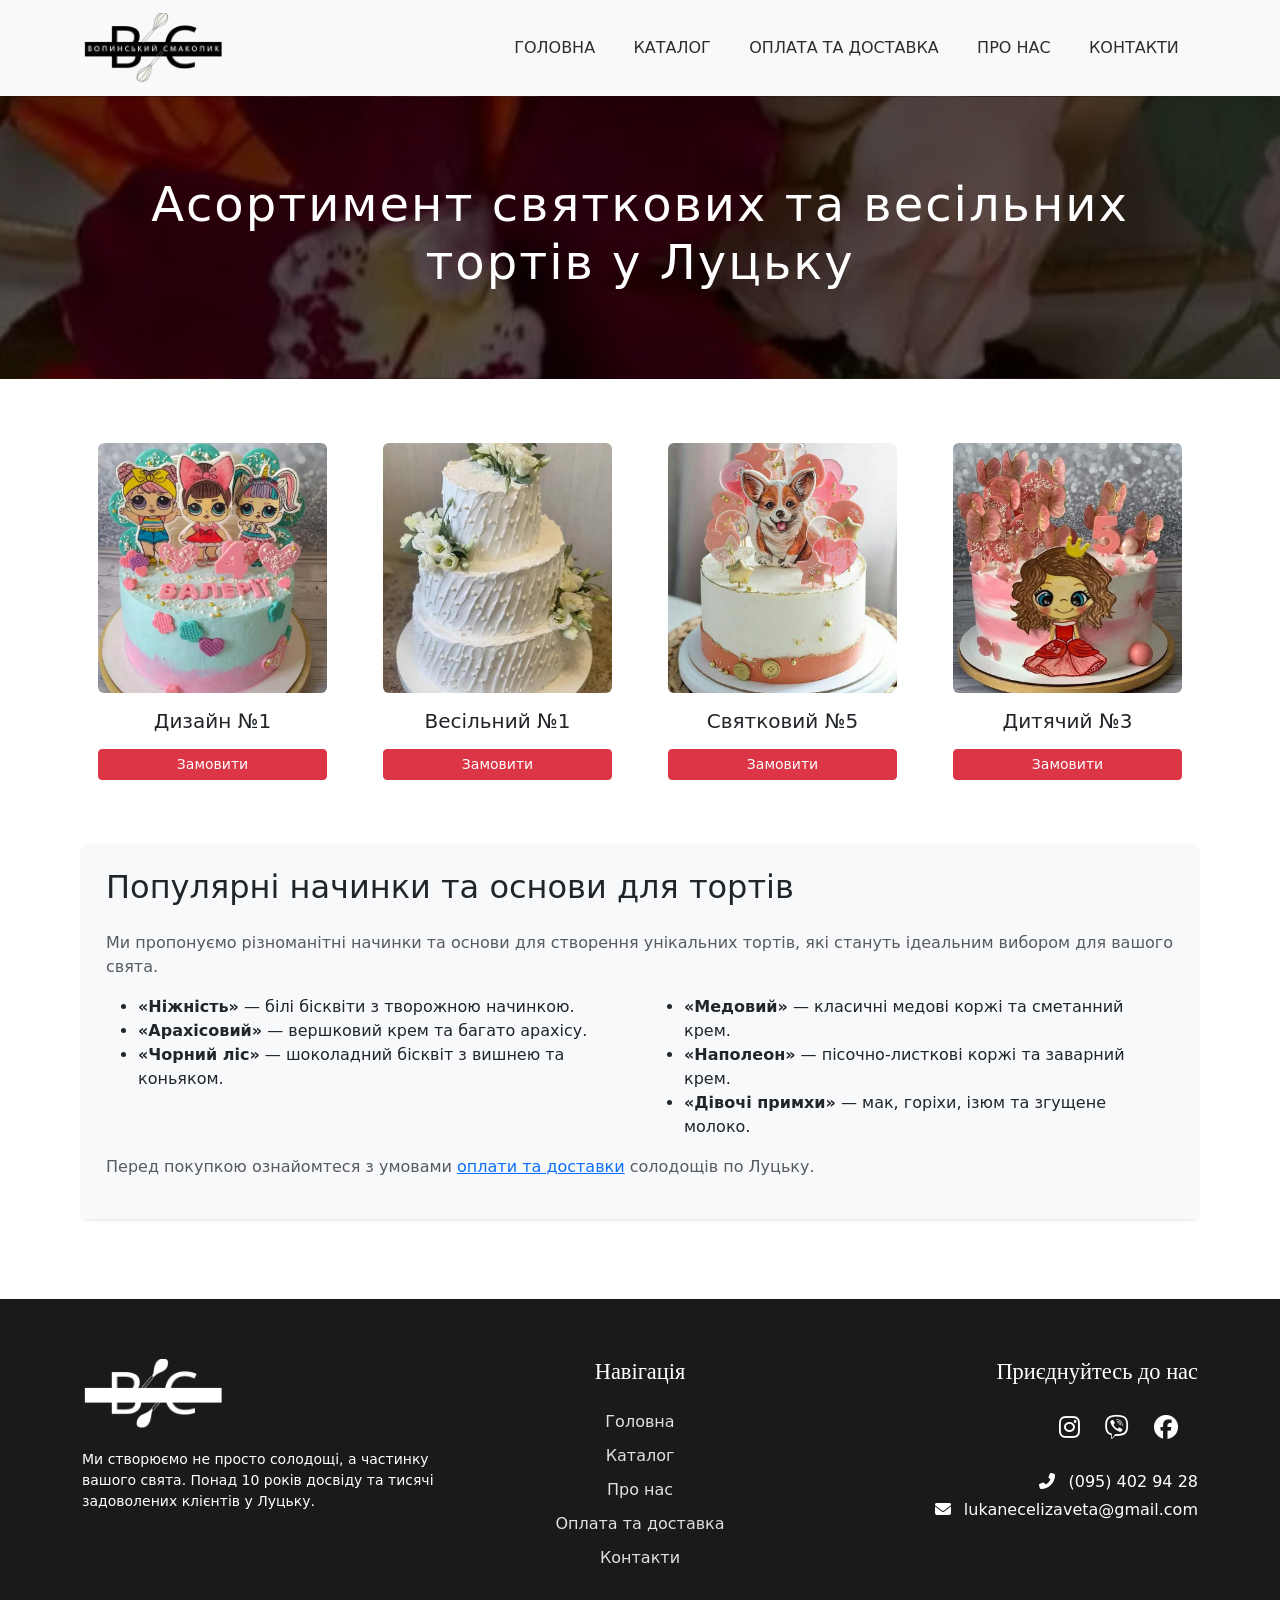
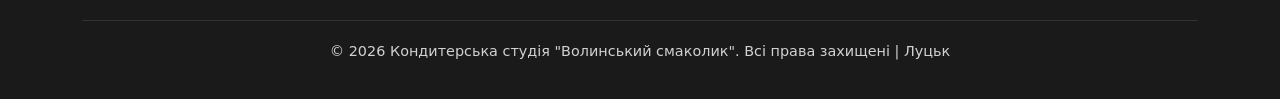
<file: catalog-torty.html>
<!DOCTYPE html>
<html lang="uk">
<head>
    <meta charset="utf-8">
    <meta name="viewport" content="width=device-width, initial-scale=1.0">
    <title>Купити торт на замовлення Луцьк — Дитячі, весільні, святкові</title>
    <meta name="description" content="Великий вибір начинок: Наполеон, Медовий, Чорний ліс. Свіжі натуральні торти з індивідуальним дизайном у Луцьку для дітей. Замовляйте якість для вашого свята!">
    <link rel="preload" as="image" href="img/11.webp" fetchpriority="high">
    <link rel="preconnect" href="https://cdn.jsdelivr.net">
    <link rel="preconnect" href="https://cdnjs.cloudflare.com">
    <link rel="preload" href="https://cdnjs.cloudflare.com/ajax/libs/font-awesome/6.5.1/webfonts/fa-solid-900.woff2" as="font" type="font/woff2" crossorigin>
    <link rel="preload" href="https://cdnjs.cloudflare.com/ajax/libs/font-awesome/6.5.1/webfonts/fa-brands-400.woff2" as="font" type="font/woff2" crossorigin>
    <link rel="stylesheet" href="style.css">
    <link rel="stylesheet" href="https://cdn.jsdelivr.net/npm/bootstrap@5.3.0/dist/css/bootstrap.min.css">
    <link rel="stylesheet" href="https://cdnjs.cloudflare.com/ajax/libs/font-awesome/6.5.1/css/all.min.css">
    <link rel="icon" type="image/webp" href="img/Logo1.webp" sizes="32x32">
    <script async src="https://www.googletagmanager.com/gtag/js?id=G-9GBF6HHR5B"></script>
    <script>
    window.dataLayer = window.dataLayer || [];
    function gtag(){dataLayer.push(arguments);}
    gtag('js', new Date());

    gtag('config', 'G-9GBF6HHR5B');
    </script>
    <script type="text/javascript">
        (function(c,l,a,r,i,t,y){
            c[a]=c[a]||function(){(c[a].q=c[a].q||[]).push(arguments)};
            t=l.createElement(r);t.async=1;t.src="https://www.clarity.ms/tag/"+i;
            y=l.getElementsByTagName(r)[0];y.parentNode.insertBefore(t,y);
        })(window, document, "clarity", "script", "wqe1n3xdoz");
    </script>
</head>
<body>
    <nav class="navbar navbar-expand-lg navbar-light bg-light sticky-top shadow-sm">
        <div class="container">
            <a class="navbar-brand" href="index.html">
                <picture>
                    <source srcset="img/Logo.webp" type="image/webp">
                    <img src="img/Logo.jpg" alt="Волинський смаколик лого" class="navbar-logo" width="1050" height="525">
                </picture>
            </a>

            <button class="navbar-toggler" type="button" data-bs-toggle="collapse" data-bs-target="#navbarNav" aria-controls="navbarNav" aria-expanded="false" aria-label="Toggle navigation">
                <span class="navbar-toggler-icon"></span>
            </button>

            <div class="collapse navbar-collapse" id="navbarNav">
                <ul class="navbar-nav ms-auto">
                    <li class="nav-item">
                        <a class="nav-link" href="index.html">Головна</a>
                    </li>
                    <li class="nav-item">
                        <a class="nav-link" href="catalog.html">Каталог</a>
                    </li>
                    <li class="nav-item">
                        <a class="nav-link" href="payment.html">Оплата та доставка</a>
                    </li>
                    <li class="nav-item">
                        <a class="nav-link" href="about.html">Про нас</a>
                    </li>
                    <li class="nav-item">
                        <a class="nav-link" href="contacts.html">Контакти</a>
                    </li>
                </ul>
            </div>
        </div>
    </nav>

    <header class="page-heading">
        <div class="container">
            <h1>Асортимент святкових та весільних тортів у Луцьку</h1>
        </div>
    </header>

    <main>
        <div class="container my-5">
            <div class="row g-4">
                <div class="col-md-3 col-6">
                    <div class="product-card p-3 text-center">
                        <picture>
                            <source srcset="img/72.webp" type="image/webp">
                            <img src="img/72.jpg" class="img-fluid rounded mb-3" alt="Дитячий торт з героями дизайн №1" width="720" height="900">
                        </picture>
                        <h2 class="h5">Дизайн №1</h2>
                        <a href="contacts.html" class="btn btn-danger btn-sm mt-2 w-100 order-btn" data-cake="Торт">Замовити</a>
                    </div>
                </div>
                <div class="col-md-3 col-6">
                    <div class="product-card p-3 text-center">
                        <picture>
                            <source srcset="img/28.webp" type="image/webp">
                            <img src="img/28.jpg" class="img-fluid rounded mb-3" alt="Весільний багатоярусний торт на замовлення" width="720" height="900">
                        </picture>
                        <h2 class="h5">Весільний №1</h2>
                        <a href="contacts.html" class="btn btn-danger btn-sm mt-2 w-100 order-btn" data-cake="Торт">Замовити</a>
                    </div>
                </div>
                <div class="col-md-3 col-6">
                    <div class="product-card p-3 text-center">
                        <picture>
                            <source srcset="img/27.webp" type="image/webp">
                            <img src="img/27.jpg" class="img-fluid rounded mb-3" alt="Святковий торт з ягідним декором №5" width="720" height="898">
                        </picture>
                        <h2 class="h5">Святковий №5</h2>
                        <a href="contacts.html" class="btn btn-danger btn-sm mt-2 w-100 order-btn" data-cake="Торт">Замовити</a>
                    </div>
                </div>
                <div class="col-md-3 col-6">
                    <div class="product-card p-3 text-center">
                        <picture>
                            <source srcset="img/75.webp" type="image/webp">
                            <img src="img/75.jpg" class="img-fluid rounded mb-3" alt="Тематичний дитячий торт дизайн №3" width="720" height="900">
                        </picture>
                        <h2 class="h5">Дитячий №3</h2>
                        <a href="contacts.html" class="btn btn-danger btn-sm mt-2 w-100 order-btn" data-cake="Торт">Замовити</a>
                    </div>
                </div>
            </div>

            <div class="row mt-5">
                <div class="col-lg-12">
                    <div class="p-4 bg-light rounded shadow-sm">
                        <h2 class="mb-4">Популярні начинки та основи для тортів</h2>
                        <p class="text-muted">Ми пропонуємо різноманітні начинки та основи для створення унікальних тортів, які стануть ідеальним вибором для вашого свята.</p>
                        <div class="row">
                            <div class="col-md-6">
                                <ul>
                                    <li><strong>«Ніжність»</strong> — білі бісквіти з творожною начинкою.</li>
                                    <li><strong>«Арахісовий»</strong> — вершковий крем та багато арахісу.</li>
                                    <li><strong>«Чорний ліс»</strong> — шоколадний бісквіт з вишнею та коньяком.</li>
                                </ul>
                            </div>
                            <div class="col-md-6">
                                <ul>
                                    <li><strong>«Медовий»</strong> — класичні медові коржі та сметанний крем.</li>
                                    <li><strong>«Наполеон»</strong> — пісочно-листкові коржі та заварний крем.</li>
                                    <li><strong>«Дівочі примхи»</strong> — мак, горіхи, ізюм та згущене молоко.</li>
                                </ul>
                            </div>
                        </div>
                        <p class="text-muted">Перед покупкою ознайомтеся з умовами <a href="payment.html">оплати та доставки</a> солодощів по Луцьку.</p>
                    </div>
                </div>
            </div>
        </div>
    </main>

    <footer class="footer-custom">
        <div class="container">
            <div class="row">
                <div class="col-lg-4 mb-4 mb-lg-0">
                    <picture>
                        <source srcset="img/Logo.webp" type="image/webp">
                        <img src="img/Logo.jpg" alt="Кондитерська студія Волинський смаколик" class="footer-logo" width="1050" height="80" loading="lazy">
                    </picture>
                    <p class="small">Ми створюємо не просто солодощі, а частинку вашого свята. Понад 10 років досвіду та тисячі задоволених клієнтів у Луцьку.</p>
                </div>
                
                <div class="col-lg-4 mb-4 mb-lg-0 text-lg-center">
                    <h3 class="footer-heading">Навігація</h3>
                    <a href="index.html" class="footer-link">Головна</a>
                    <a href="catalog.html" class="footer-link">Каталог</a>
                    <a href="about.html" class="footer-link">Про нас</a>
                    <a href="payment.html" class="footer-link">Оплата та доставка</a>
                    <a href="contacts.html" class="footer-link">Контакти</a>
                </div>
                
                <div class="col-lg-4 text-lg-end">
                    <h3 class="footer-heading">Приєднуйтесь до нас</h3>
                    <div class="social-icons mb-4">
                        <a href="https://instagram.com/natali_lukianets" class="social-link" data-platform="Instagram" target="_blank" aria-label="Ми в Instagram" title="Ми в Instagram">
                            <i class="fab fa-instagram"></i>
                            <span class="visually-hidden">Instagram</span> 
                        </a>
                        <a href="viber://chat?number=%2B380954029428" class="social-link" data-platform="Viber" target="_blank" aria-label="Ми в Viber" title="Ми в Viber">
                            <i class="fab fa-viber"></i>
                            <span class="visually-hidden">Viber</span> 
                        </a>
                        <a href="https://facebook.com" class="social-link" data-platform="Facebook" target="_blank" aria-label="Ми в Facebook" title="Ми в Facebook">
                            <i class="fab fa-facebook"></i>
                            <span class="visually-hidden">Facebook</span> 
                        </a>
                    </div>
                    <p class="mb-1"><i class="fas fa-phone-alt me-2" style="color: var(--gold);"></i> <a href="tel:+380954029428" style="color: inherit; text-decoration: none;">(095) 402 94 28</a></p>
                    <p><i class="fas fa-envelope me-2" style="color: var(--gold);"></i> <a href="mailto:lukanecelizaveta@gmail.com" style="color: inherit; text-decoration: none;">lukanecelizaveta@gmail.com</a></p>
                </div>
            </div>
            
            <div class="footer-bottom text-center">
                <p>© 2026 Кондитерська студія "Волинський смаколик". Всі права захищені | Луцьк</p>
            </div>
        </div>
    </footer>
    <script src="analytics-events.js"></script>
    <script src="https://cdn.jsdelivr.net/npm/bootstrap@5.3.0/dist/js/bootstrap.bundle.min.js"></script>
</body>
</html>
</file>
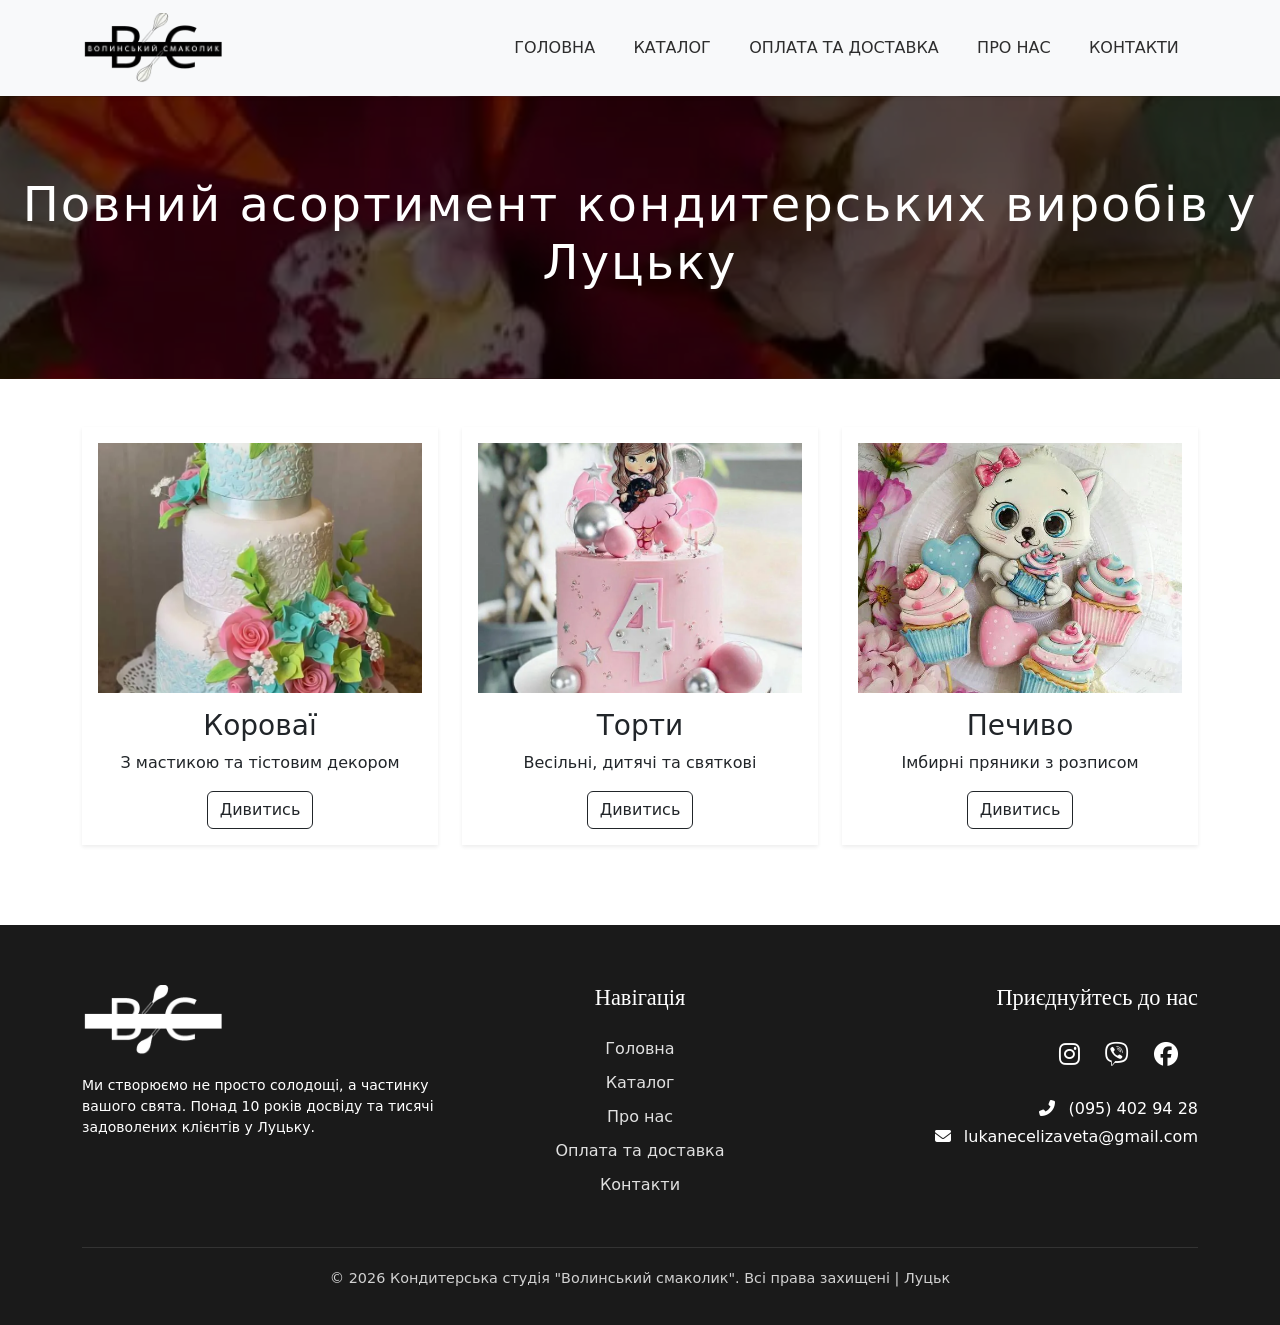
<file: catalog.html>
<!DOCTYPE html>
<html lang="uk">
<head>
    <meta charset="utf-8">
    <meta name="viewport" content="width=device-width, initial-scale=1.0">
    <title>Каталог кондитерських виробів: торти, короваї, печиво Луцьк</title>
    <meta name="description" content="Оберіть ідеальний десерт у нашому каталозі. Пропонуємо святкові торти, весільні короваї та імбирне печиво ручної роботи у Луцьку. Смак вам сподобається!">
    <link rel="preload" as="image" href="img/11.webp" fetchpriority="high">
    <link rel="preconnect" href="https://cdn.jsdelivr.net">
    <link rel="preconnect" href="https://cdnjs.cloudflare.com">
    <link rel="preload" href="https://cdnjs.cloudflare.com/ajax/libs/font-awesome/6.5.1/webfonts/fa-solid-900.woff2" as="font" type="font/woff2" crossorigin>
    <link rel="preload" href="https://cdnjs.cloudflare.com/ajax/libs/font-awesome/6.5.1/webfonts/fa-brands-400.woff2" as="font" type="font/woff2" crossorigin>
    <link rel="stylesheet" href="style.css">
    <link rel="stylesheet" href="https://cdn.jsdelivr.net/npm/bootstrap@5.3.0/dist/css/bootstrap.min.css">
    <link rel="stylesheet" href="https://cdnjs.cloudflare.com/ajax/libs/font-awesome/6.5.1/css/all.min.css">
    <link rel="icon" type="image/webp" href="img/Logo1.webp" sizes="32x32">
    <script async src="https://www.googletagmanager.com/gtag/js?id=G-9GBF6HHR5B"></script>
    <script>
    window.dataLayer = window.dataLayer || [];
    function gtag(){dataLayer.push(arguments);}
    gtag('js', new Date());

    gtag('config', 'G-9GBF6HHR5B');
    </script>
    <script type="text/javascript">
        (function(c,l,a,r,i,t,y){
            c[a]=c[a]||function(){(c[a].q=c[a].q||[]).push(arguments)};
            t=l.createElement(r);t.async=1;t.src="https://www.clarity.ms/tag/"+i;
            y=l.getElementsByTagName(r)[0];y.parentNode.insertBefore(t,y);
        })(window, document, "clarity", "script", "wqe1n3xdoz");
    </script>
</head>
<body>
    <nav class="navbar navbar-expand-lg navbar-light bg-light sticky-top shadow-sm">
        <div class="container">
            <a class="navbar-brand" href="index.html">
                <picture>
                    <source srcset="img/Logo.webp" type="image/webp">
                    <img src="img/Logo.jpg" alt="Волинський смаколик лого" class="navbar-logo" width="1050" height="525">
                </picture>
            </a>

            <button class="navbar-toggler" type="button" data-bs-toggle="collapse" data-bs-target="#navbarNav" aria-controls="navbarNav" aria-expanded="false" aria-label="Toggle navigation">
                <span class="navbar-toggler-icon"></span>
            </button>

            <div class="collapse navbar-collapse" id="navbarNav">
                <ul class="navbar-nav ms-auto">
                    <li class="nav-item">
                        <a class="nav-link" href="index.html">Головна</a>
                    </li>
                    <li class="nav-item">
                        <a class="nav-link" href="catalog.html">Каталог</a>
                    </li>
                    <li class="nav-item">
                        <a class="nav-link" href="payment.html">Оплата та доставка</a>
                    </li>
                    <li class="nav-item">
                        <a class="nav-link" href="about.html">Про нас</a>
                    </li>
                    <li class="nav-item">
                        <a class="nav-link" href="contacts.html">Контакти</a>
                    </li>
                </ul>
            </div>
        </div>
    </nav>

    <header class="page-heading">
        <h1>Повний асортимент кондитерських виробів у Луцьку</h1>
    </header>

    <main>
        <div class="container my-5">
            <div class="row g-4">
                <div class="col-md-4">
                    <div class="product-card text-center shadow-sm p-3">
                        <picture>
                            <source srcset="img/23.webp" type="image/webp">
                            <img src="img/23.jpg" alt="Категорія Весільні Короваї" width="720" height="900">
                        </picture>
                        <h2 class="mt-3 h3">Короваї</h2> <p>З мастикою та тістовим декором</p>
                        <a href="catalog-korovai.html" class="btn btn-outline-dark" data-cake="Перегляд_Короваїв">Дивитись</a>
                    </div>
                </div>

                <div class="col-md-4">
                    <div class="product-card text-center shadow-sm p-3">
                        <picture>
                            <source srcset="img/24.webp" type="image/webp">
                            <img src="img/24.jpg" alt="Категорія Святкові Торти" width="736" height="920">
                        </picture>
                        <h2 class="mt-3 h3">Торти</h2>
                        <p>Весільні, дитячі та святкові</p>
                        <a href="catalog-torty.html" class="btn btn-outline-dark" data-cake="Перегляд_Тортів">Дивитись</a>
                    </div>
                </div>

                <div class="col-md-4">
                    <div class="product-card text-center shadow-sm p-3">
                        <picture>
                            <source srcset="img/22.webp" type="image/webp">
                            <img src="img/22.jpg" alt="Категорія Імбирне Печиво" width="572" height="640">
                        </picture>
                        <h2 class="mt-3 h3">Печиво</h2>
                        <p>Імбирні пряники з розписом</p>
                        <a href="catalog-pechyvo.html" class="btn btn-outline-dark" data-cake="Перегляд_Печива">Дивитись</a>
                    </div>
                </div>
            </div>
        </div>
    </main>

    <footer class="footer-custom">
        <div class="container">
            <div class="row">
                <div class="col-lg-4 mb-4 mb-lg-0">
                    <picture>
                        <source srcset="img/Logo.webp" type="image/webp">
                        <img src="img/Logo.jpg" alt="Кондитерська студія Волинський смаколик" class="footer-logo" width="1050" height="80" loading="lazy">
                    </picture>
                    <p class="small">Ми створюємо не просто солодощі, а частинку вашого свята. Понад 10 років досвіду та тисячі задоволених клієнтів у Луцьку.</p>
                </div>
                
                <div class="col-lg-4 mb-4 mb-lg-0 text-lg-center">
                    <h3 class="footer-heading">Навігація</h3>
                    <a href="index.html" class="footer-link">Головна</a>
                    <a href="catalog.html" class="footer-link">Каталог</a>
                    <a href="about.html" class="footer-link">Про нас</a>
                    <a href="payment.html" class="footer-link">Оплата та доставка</a>
                    <a href="contacts.html" class="footer-link">Контакти</a>
                </div>
                
                <div class="col-lg-4 text-lg-end">
                    <h3 class="footer-heading">Приєднуйтесь до нас</h3>
                    <div class="social-icons mb-4">
                        <a href="https://instagram.com/natali_lukianets" class="social-link" data-platform="Instagram" target="_blank" aria-label="Ми в Instagram" title="Ми в Instagram">
                            <i class="fab fa-instagram"></i>
                            <span class="visually-hidden">Instagram</span> 
                        </a>
                        <a href="viber://chat?number=%2B380954029428" class="social-link" data-platform="Viber" target="_blank" aria-label="Ми в Viber" title="Ми в Viber">
                            <i class="fab fa-viber"></i>
                            <span class="visually-hidden">Viber</span> 
                        </a>
                        <a href="https://facebook.com" class="social-link" data-platform="Facebook" target="_blank" aria-label="Ми в Facebook" title="Ми в Facebook">
                            <i class="fab fa-facebook"></i>
                            <span class="visually-hidden">Facebook</span> 
                        </a>
                    </div>
                    <p class="mb-1"><i class="fas fa-phone-alt me-2" style="color: var(--gold);"></i> <a href="tel:+380954029428" style="color: inherit; text-decoration: none;">(095) 402 94 28</a></p>
                    <p><i class="fas fa-envelope me-2" style="color: var(--gold);"></i> <a href="mailto:lukanecelizaveta@gmail.com" style="color: inherit; text-decoration: none;">lukanecelizaveta@gmail.com</a></p>
                </div>
            </div>
            
            <div class="footer-bottom text-center">
                <p>© 2026 Кондитерська студія "Волинський смаколик". Всі права захищені | Луцьк</p>
            </div>
        </div>
    </footer>
    <script src="analytics-events.js"></script>
    <script src="https://cdn.jsdelivr.net/npm/bootstrap@5.3.0/dist/js/bootstrap.bundle.min.js"></script>
</body>
</html>
</file>
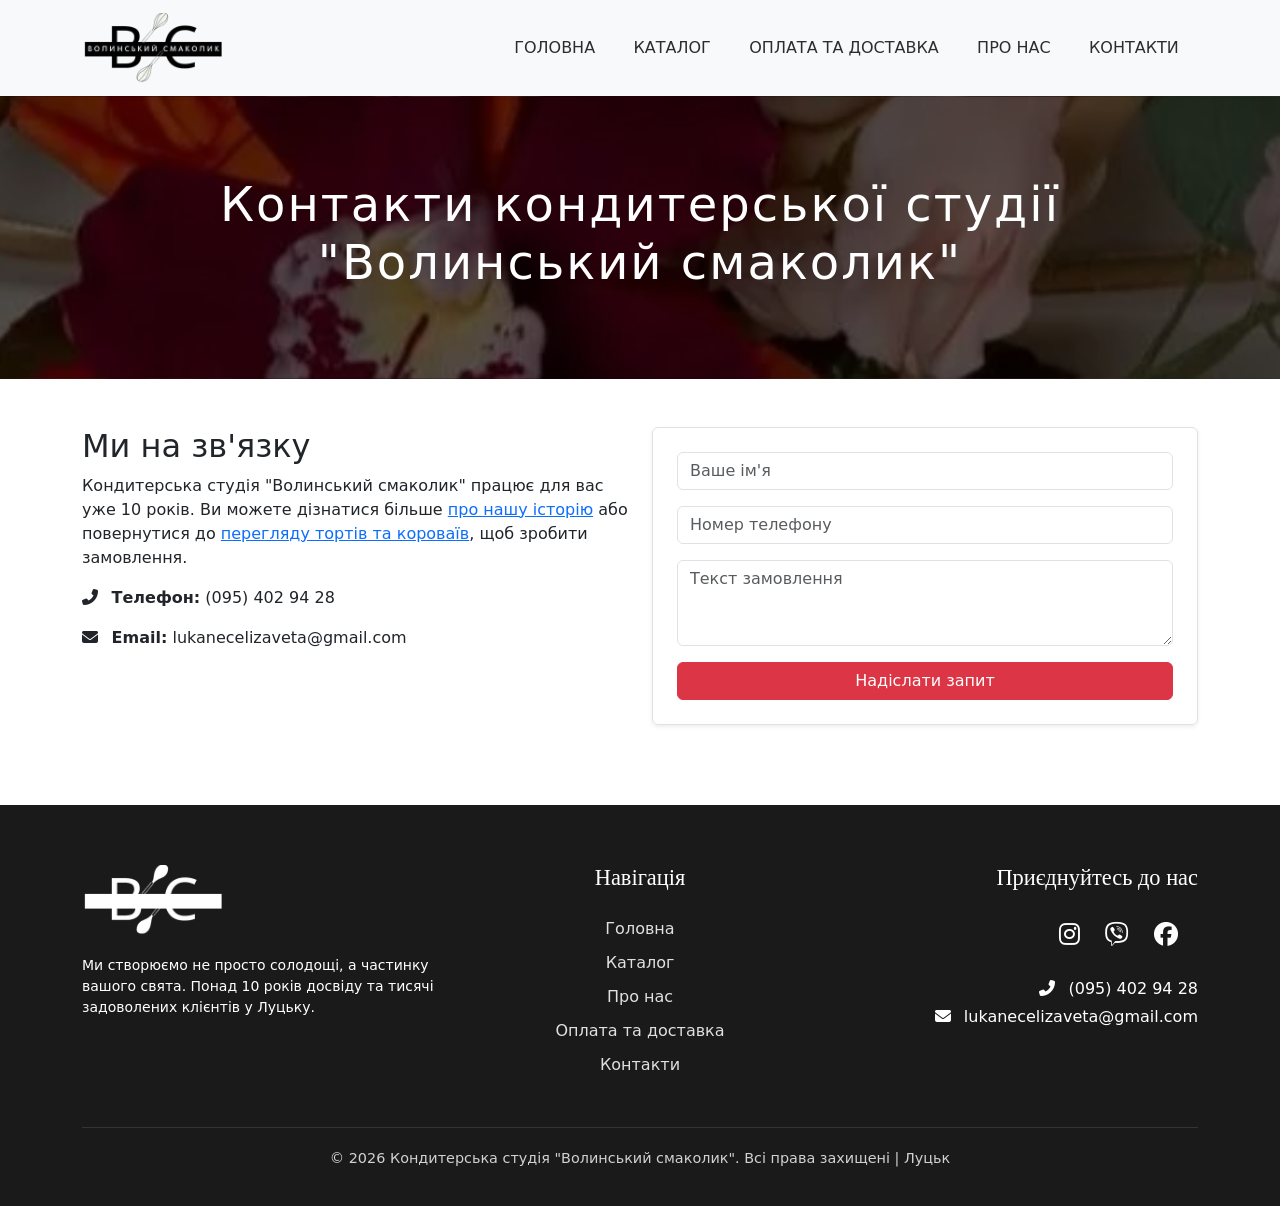
<file: contacts.html>
<!DOCTYPE html>
<html lang="uk">
<head>
    <meta charset="utf-8">
    <meta name="viewport" content="width=device-width, initial-scale=1.0">
    <title>Контакти Волинський смаколик: замовити торт у Луцьку зараз</title>
    <meta name="description" content="Плануєте свято? Зв'яжіться з нами за тел. (095)4029428 або через соцмережі. Кондитерська студія у Луцьку: швидке замовлення, Viber. Напишіть нам вже сьогодні!">
    <link rel="preload" as="image" href="img/11.webp" fetchpriority="high">
    <link rel="preconnect" href="https://cdn.jsdelivr.net">
    <link rel="preconnect" href="https://cdnjs.cloudflare.com">
    <link rel="preload" href="https://cdnjs.cloudflare.com/ajax/libs/font-awesome/6.5.1/webfonts/fa-solid-900.woff2" as="font" type="font/woff2" crossorigin>
    <link rel="preload" href="https://cdnjs.cloudflare.com/ajax/libs/font-awesome/6.5.1/webfonts/fa-brands-400.woff2" as="font" type="font/woff2" crossorigin>
    <link rel="stylesheet" href="style.css">
    <link rel="stylesheet" href="https://cdn.jsdelivr.net/npm/bootstrap@5.3.0/dist/css/bootstrap.min.css">
    <link rel="stylesheet" href="https://cdnjs.cloudflare.com/ajax/libs/font-awesome/6.5.1/css/all.min.css">
    <link rel="icon" type="image/webp" href="img/Logo1.webp" sizes="32x32">
    <script async src="https://www.googletagmanager.com/gtag/js?id=G-9GBF6HHR5B"></script>
    <script>
    window.dataLayer = window.dataLayer || [];
    function gtag(){dataLayer.push(arguments);}
    gtag('js', new Date());

    gtag('config', 'G-9GBF6HHR5B');
    </script>
    <script type="text/javascript">
        (function(c,l,a,r,i,t,y){
            c[a]=c[a]||function(){(c[a].q=c[a].q||[]).push(arguments)};
            t=l.createElement(r);t.async=1;t.src="https://www.clarity.ms/tag/"+i;
            y=l.getElementsByTagName(r)[0];y.parentNode.insertBefore(t,y);
        })(window, document, "clarity", "script", "wqe1n3xdoz");
    </script>
</head>
<body>
    <nav class="navbar navbar-expand-lg navbar-light bg-light sticky-top shadow-sm">
        <div class="container">
            <a class="navbar-brand" href="index.html">
                <picture>
                    <source srcset="img/Logo.webp" type="image/webp">
                    <img src="img/Logo.jpg" alt="Волинський смаколик лого" class="navbar-logo" width="1050" height="525">
                </picture>
            </a>

            <button class="navbar-toggler" type="button" data-bs-toggle="collapse" data-bs-target="#navbarNav" aria-controls="navbarNav" aria-expanded="false" aria-label="Toggle navigation">
                <span class="navbar-toggler-icon"></span>
            </button>

            <div class="collapse navbar-collapse" id="navbarNav">
                <ul class="navbar-nav ms-auto">
                    <li class="nav-item">
                        <a class="nav-link" href="index.html">Головна</a>
                    </li>
                    <li class="nav-item">
                        <a class="nav-link" href="catalog.html">Каталог</a>
                    </li>
                    <li class="nav-item">
                        <a class="nav-link" href="payment.html">Оплата та доставка</a>
                    </li>
                    <li class="nav-item">
                        <a class="nav-link" href="about.html">Про нас</a>
                    </li>
                    <li class="nav-item">
                        <a class="nav-link" href="contacts.html">Контакти</a>
                    </li>
                </ul>
            </div>
        </div>
    </nav>
    <header class="page-heading">
        <div class="container">
            <h1>Контакти кондитерської студії "Волинський смаколик"</h1>
        </div>
    </header>

    <main>
        <div class="container my-5">
            <div class="row">
                <div class="col-md-6">
                    <h2>Ми на зв'язку</h2> 
                    <p>Кондитерська студія "Волинський смаколик" працює для вас уже 10 років. Ви можете дізнатися більше <a href="about.html">про нашу історію</a> або повернутися до <a href="catalog.html">перегляду тортів та короваїв</a>, щоб зробити замовлення.</p>
                    <p><strong><i class="fas fa-phone-alt me-2" style="color: var(--main-red);"></i> Телефон:</strong> <a href="tel:+380954029428" style="color: inherit; text-decoration: none;">(095) 402 94 28</a></p>
                    <p><strong><i class="fas fa-envelope me-2" style="color: var(--main-red);"></i> Email:</strong> <a href="mailto:lukanecelizaveta@gmail.com" style="color: inherit; text-decoration: none;">lukanecelizaveta@gmail.com</a></p>
                </div>
                <div class="col-md-6">
                    <form id="feedback-form" class="p-4 border rounded shadow-sm">
                        <div class="mb-3"><input type="text" class="form-control" placeholder="Ваше ім'я" aria-label="Ваше ім'я"></div>
                        <div class="mb-3"><input type="tel" class="form-control" placeholder="Номер телефону" aria-label="Номер телефону"></div>
                        <div class="mb-3"><textarea class="form-control" rows="3" placeholder="Текст замовлення" aria-label="Текст замовлення"></textarea></div>
                        <button type="submit" class="btn btn-danger w-100">Надіслати запит</button>
                    </form>
                </div>
            </div>
        </div>
    </main>

    <footer class="footer-custom">
        <div class="container">
            <div class="row">
                <div class="col-lg-4 mb-4 mb-lg-0">
                    <picture>
                        <source srcset="img/Logo.webp" type="image/webp">
                        <img src="img/Logo.jpg" alt="Кондитерська студія Волинський смаколик" class="footer-logo" width="1050" height="80" loading="lazy">
                    </picture>
                    <p class="small">Ми створюємо не просто солодощі, а частинку вашого свята. Понад 10 років досвіду та тисячі задоволених клієнтів у Луцьку.</p>
                </div>
                
                <div class="col-lg-4 mb-4 mb-lg-0 text-lg-center">
                    <h3 class="footer-heading">Навігація</h3>
                    <a href="index.html" class="footer-link">Головна</a>
                    <a href="catalog.html" class="footer-link">Каталог</a>
                    <a href="about.html" class="footer-link">Про нас</a>
                    <a href="payment.html" class="footer-link">Оплата та доставка</a>
                    <a href="contacts.html" class="footer-link">Контакти</a>
                </div>
                
                <div class="col-lg-4 text-lg-end">
                    <h3 class="footer-heading">Приєднуйтесь до нас</h3>
                    <div class="social-icons mb-4">
                        <a href="https://instagram.com/natali_lukianets" class="social-link" data-platform="Instagram" target="_blank" aria-label="Ми в Instagram" title="Ми в Instagram">
                            <i class="fab fa-instagram"></i>
                            <span class="visually-hidden">Instagram</span> 
                        </a>
                        <a href="viber://chat?number=%2B380954029428" class="social-link" data-platform="Viber" target="_blank" aria-label="Ми в Viber" title="Ми в Viber">
                            <i class="fab fa-viber"></i>
                            <span class="visually-hidden">Viber</span> 
                        </a>
                        <a href="https://facebook.com" class="social-link" data-platform="Facebook" target="_blank" aria-label="Ми в Facebook" title="Ми в Facebook">
                            <i class="fab fa-facebook"></i>
                            <span class="visually-hidden">Facebook</span> 
                        </a>
                    </div>
                    <p class="mb-1"><i class="fas fa-phone-alt me-2" style="color: var(--gold);"></i> <a href="tel:+380954029428" style="color: inherit; text-decoration: none;">(095) 402 94 28</a></p>
                    <p><i class="fas fa-envelope me-2" style="color: var(--gold);"></i> <a href="mailto:lukanecelizaveta@gmail.com" style="color: inherit; text-decoration: none;">lukanecelizaveta@gmail.com</a></p>
                </div>
            </div>
            
            <div class="footer-bottom text-center">
                <p>© 2026 Кондитерська студія "Волинський смаколик". Всі права захищені | Луцьк</p>
            </div>
        </div>
    </footer>

    <script src="analytics-events.js"></script>
    <script src="https://cdn.jsdelivr.net/npm/bootstrap@5.3.0/dist/js/bootstrap.bundle.min.js"></script>
</body>
</html>
</file>
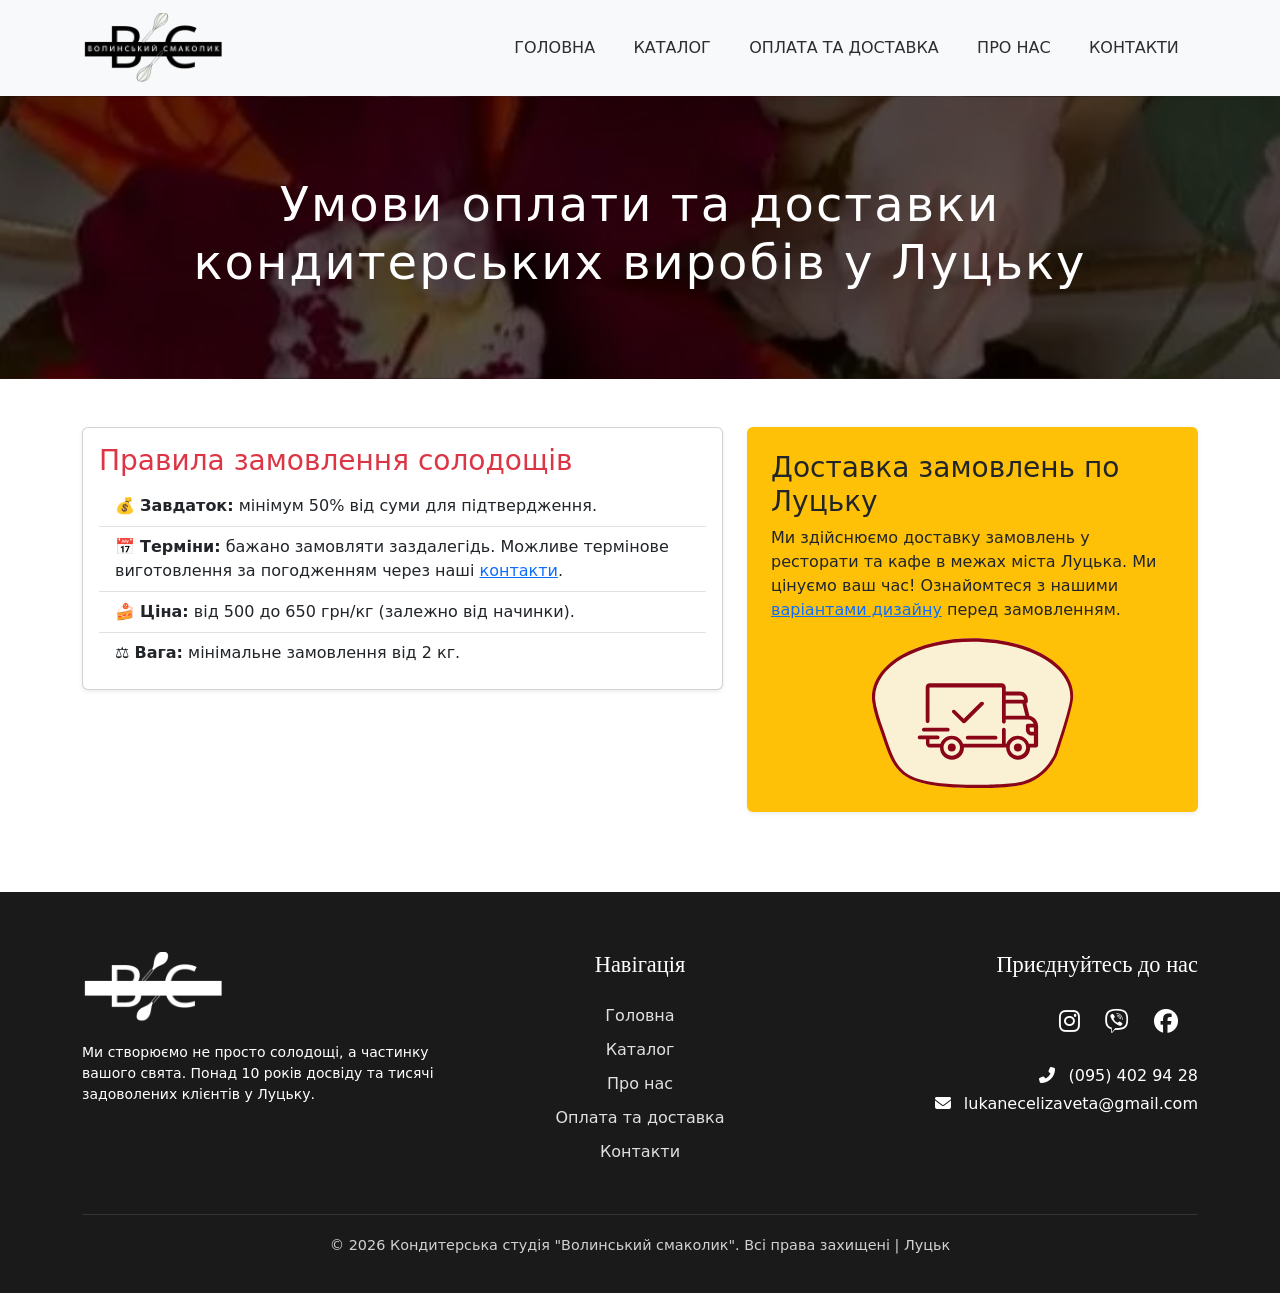
<file: payment.html>
<!DOCTYPE html>
<html lang="uk">
<head>
    <meta charset="utf-8">
    <meta name="viewport" content="width=device-width, initial-scale=1.0">
    <title>Оплата та доставка тортів у Луцьку — Умови та ціни замовлення</title>
    <meta name="description" content="Потрібен торт на сьогодні? Дізнайтеся про умови швидкого замовлення, зручні способи оплати та швидку доставку солодощів по Луцьку в кафе чи додому. Телефонуйте!">
    <link rel="preload" as="image" href="img/11.webp" fetchpriority="high">
    <link rel="preconnect" href="https://cdn.jsdelivr.net">
    <link rel="preconnect" href="https://cdnjs.cloudflare.com">
    <link rel="preload" href="https://cdnjs.cloudflare.com/ajax/libs/font-awesome/6.5.1/webfonts/fa-solid-900.woff2" as="font" type="font/woff2" crossorigin>
    <link rel="preload" href="https://cdnjs.cloudflare.com/ajax/libs/font-awesome/6.5.1/webfonts/fa-brands-400.woff2" as="font" type="font/woff2" crossorigin>
    <link rel="stylesheet" href="style.css">
    <link rel="stylesheet" href="https://cdn.jsdelivr.net/npm/bootstrap@5.3.0/dist/css/bootstrap.min.css">
    <link rel="stylesheet" href="https://cdnjs.cloudflare.com/ajax/libs/font-awesome/6.5.1/css/all.min.css">
    <link rel="icon" type="image/webp" href="img/Logo1.webp" sizes="32x32">
    <script async src="https://www.googletagmanager.com/gtag/js?id=G-9GBF6HHR5B"></script>
    <script>
    window.dataLayer = window.dataLayer || [];
    function gtag(){dataLayer.push(arguments);}
    gtag('js', new Date());

    gtag('config', 'G-9GBF6HHR5B');
    </script>
    <script type="text/javascript">
        (function(c,l,a,r,i,t,y){
            c[a]=c[a]||function(){(c[a].q=c[a].q||[]).push(arguments)};
            t=l.createElement(r);t.async=1;t.src="https://www.clarity.ms/tag/"+i;
            y=l.getElementsByTagName(r)[0];y.parentNode.insertBefore(t,y);
        })(window, document, "clarity", "script", "wqe1n3xdoz");
    </script>
</head>
<body>
    <nav class="navbar navbar-expand-lg navbar-light bg-light sticky-top shadow-sm">
        <div class="container">
            <a class="navbar-brand" href="index.html">
                <picture>
                    <source srcset="img/Logo.webp" type="image/webp">
                    <img src="img/Logo.jpg" alt="Волинський смаколик лого" class="navbar-logo" width="1050" height="525">
                </picture>
            </a>

            <button class="navbar-toggler" type="button" data-bs-toggle="collapse" data-bs-target="#navbarNav" aria-controls="navbarNav" aria-expanded="false" aria-label="Toggle navigation">
                <span class="navbar-toggler-icon"></span>
            </button>

            <div class="collapse navbar-collapse" id="navbarNav">
                <ul class="navbar-nav ms-auto">
                    <li class="nav-item">
                        <a class="nav-link" href="index.html">Головна</a>
                    </li>
                    <li class="nav-item">
                        <a class="nav-link" href="catalog.html">Каталог</a>
                    </li>
                    <li class="nav-item">
                        <a class="nav-link" href="payment.html">Оплата та доставка</a>
                    </li>
                    <li class="nav-item">
                        <a class="nav-link" href="about.html">Про нас</a>
                    </li>
                    <li class="nav-item">
                        <a class="nav-link" href="contacts.html">Контакти</a>
                    </li>
                </ul>
            </div>
        </div>
    </nav>

    <header class="page-heading">
        <div class="container">
            <h1>Умови оплати та доставки кондитерських виробів у Луцьку</h1>
        </div>
    </header>

    <main>
        <div class="container my-5">
            <div class="row">
                <div class="col-md-7">
                    <div class="card mb-4 shadow-sm">
                        <div class="card-body">
                            <h2 class="card-title h3 text-danger">Правила замовлення солодощів</h2>
                            <ul class="list-group list-group-flush">
                                <li class="list-group-item">💰 <strong>Завдаток:</strong> мінімум 50% від суми для підтвердження.</li>
                                <li class="list-group-item">📅 <strong>Терміни:</strong> бажано замовляти заздалегідь. Можливе термінове виготовлення за погодженням через наші <a href="contacts.html">контакти</a>.</li>
                                <li class="list-group-item">🍰 <strong>Ціна:</strong> від 500 до 650 грн/кг (залежно від начинки).</li>
                                <li class="list-group-item">⚖️ <strong>Вага:</strong> мінімальне замовлення від 2 кг.</li>
                            </ul>
                        </div>
                    </div>
                </div>
                <div class="col-md-5">
                    <div class="bg-warning p-4 rounded text-dark shadow-sm">
                        <h3>Доставка замовлень по Луцьку</h3>
                        <p>Ми здійснюємо доставку замовлень у ресторати та кафе в межах міста Луцька. Ми цінуємо ваш час! Ознайомтеся з нашими <a href="catalog.html">варіантами дизайну</a> перед замовленням.</p>
                        <picture>
                            <source srcset="img/delivery.svg" 
                                    type="image/svg+xml">
                            <img src="img/delivery.svg" 
                                alt="Кур'єрська доставка тортів Волинський смаколик" 
                                width="202" 
                                height="150" 
                                class="d-block mx-auto">
                        </picture>
                    </div>
                </div>
            </div>
        </div>
    </main>

    <footer class="footer-custom">
        <div class="container">
            <div class="row">
                <div class="col-lg-4 mb-4 mb-lg-0">
                    <picture>
                        <source srcset="img/Logo.webp" type="image/webp">
                        <img src="img/Logo.jpg" alt="Кондитерська студія Волинський смаколик" class="footer-logo" width="1050" height="80" loading="lazy">
                    </picture>
                    <p class="small">Ми створюємо не просто солодощі, а частинку вашого свята. Понад 10 років досвіду та тисячі задоволених клієнтів у Луцьку.</p>
                </div>
                
                <div class="col-lg-4 mb-4 mb-lg-0 text-lg-center">
                    <h3 class="footer-heading">Навігація</h3>
                    <a href="index.html" class="footer-link">Головна</a>
                    <a href="catalog.html" class="footer-link">Каталог</a>
                    <a href="about.html" class="footer-link">Про нас</a>
                    <a href="payment.html" class="footer-link">Оплата та доставка</a>
                    <a href="contacts.html" class="footer-link">Контакти</a>
                </div>
                
                <div class="col-lg-4 text-lg-end">
                    <h3 class="footer-heading">Приєднуйтесь до нас</h3>
                    <div class="social-icons mb-4">
                        <a href="https://instagram.com/natali_lukianets" class="social-link" data-platform="Instagram" target="_blank" aria-label="Ми в Instagram" title="Ми в Instagram">
                            <i class="fab fa-instagram"></i>
                            <span class="visually-hidden">Instagram</span> 
                        </a>
                        <a href="viber://chat?number=%2B380954029428" class="social-link" data-platform="Viber" target="_blank" aria-label="Ми в Viber" title="Ми в Viber">
                            <i class="fab fa-viber"></i>
                            <span class="visually-hidden">Viber</span> 
                        </a>
                        <a href="https://facebook.com" class="social-link" data-platform="Facebook" target="_blank" aria-label="Ми в Facebook" title="Ми в Facebook">
                            <i class="fab fa-facebook"></i>
                            <span class="visually-hidden">Facebook</span> 
                        </a>
                    </div>
                    <p class="mb-1"><i class="fas fa-phone-alt me-2" style="color: var(--gold);"></i> <a href="tel:+380954029428" style="color: inherit; text-decoration: none;">(095) 402 94 28</a></p>
                    <p><i class="fas fa-envelope me-2" style="color: var(--gold);"></i> <a href="mailto:lukanecelizaveta@gmail.com" style="color: inherit; text-decoration: none;">lukanecelizaveta@gmail.com</a></p>
                </div>
            </div>
            
            <div class="footer-bottom text-center">
                <p>© 2026 Кондитерська студія "Волинський смаколик". Всі права захищені | Луцьк</p>
            </div>
        </div>
    </footer> 
    <script src="analytics-events.js"></script>   
    <script src="https://cdn.jsdelivr.net/npm/bootstrap@5.3.0/dist/js/bootstrap.bundle.min.js"></script>
</body>
</html>
</file>
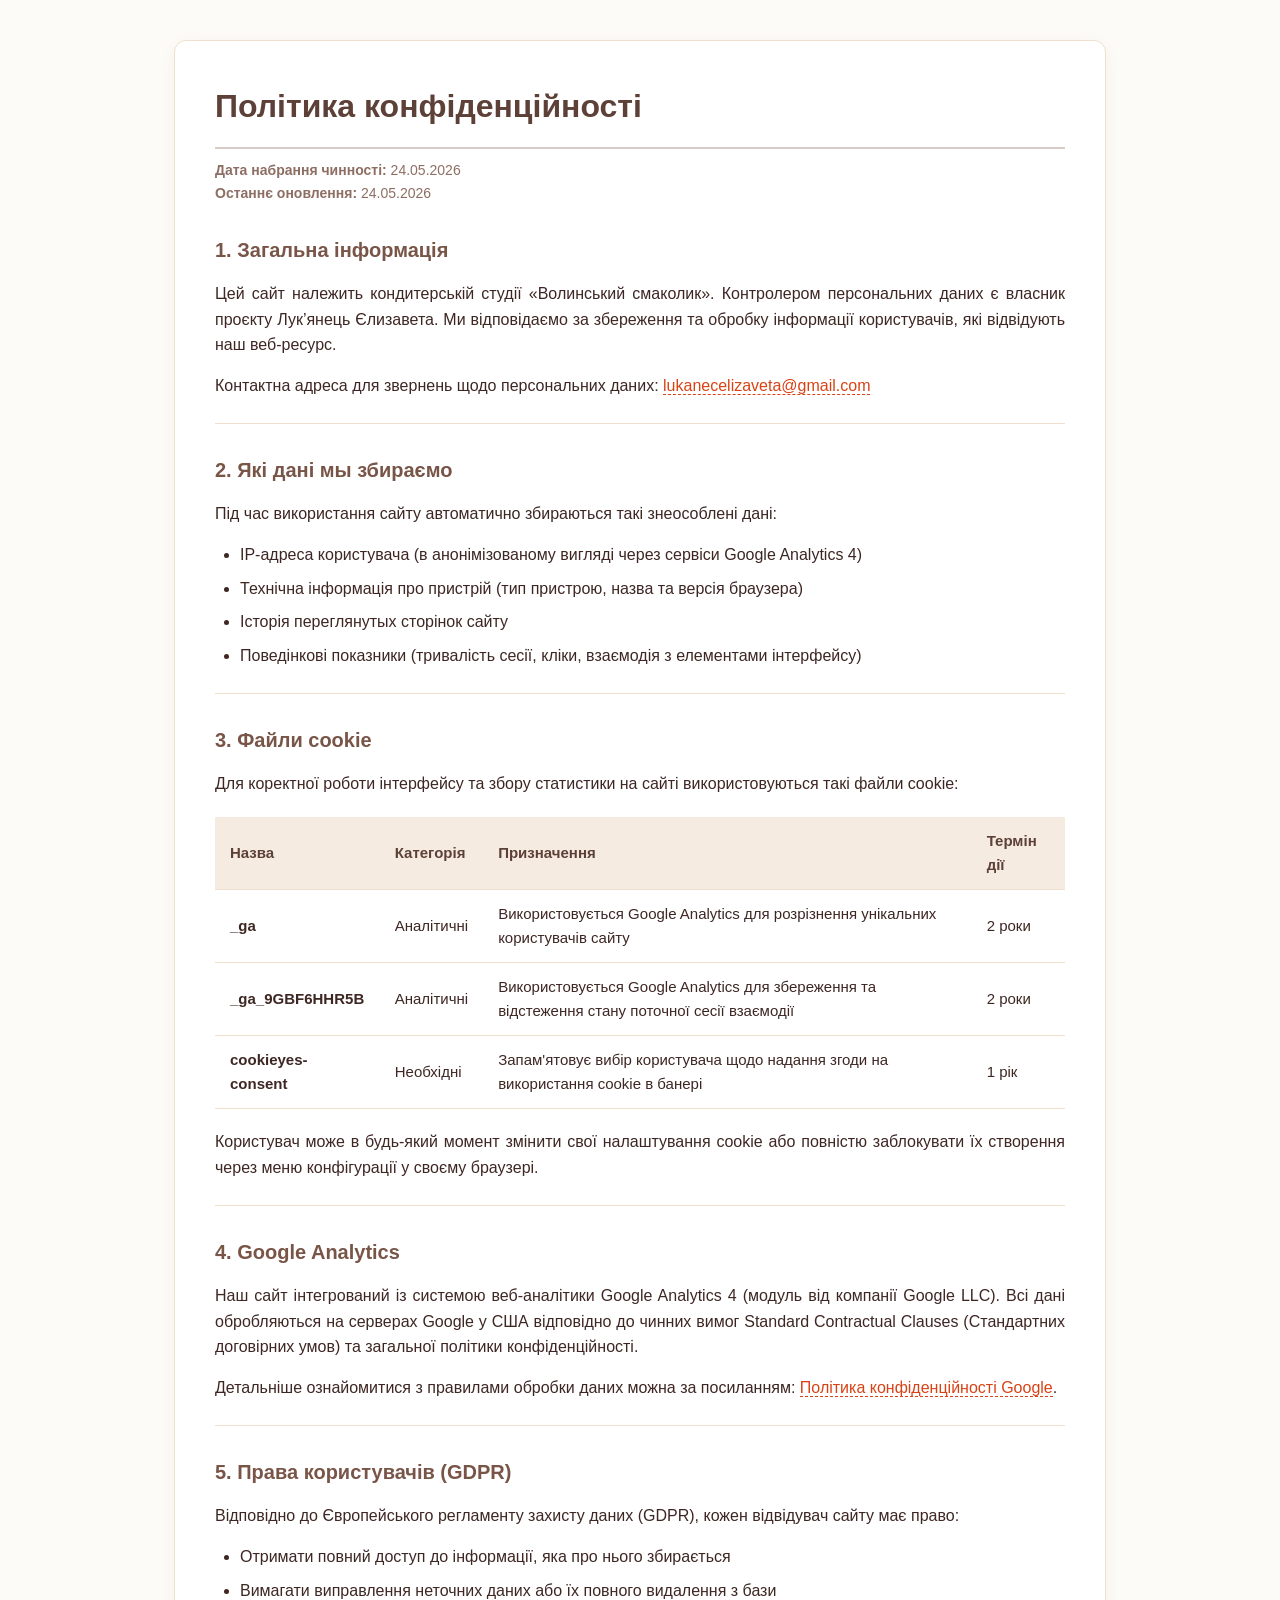
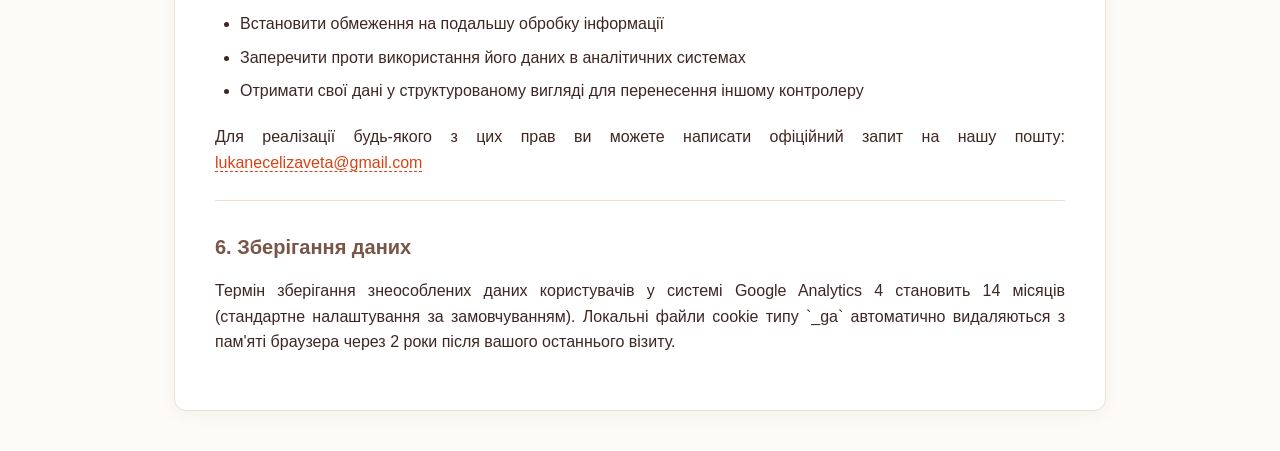
<file: privacy-policy.html>
<!DOCTYPE html>
<html lang="uk">
<head>
    <meta charset="UTF-8">
    <meta name="viewport" content="width=device-width, initial-scale=1.0">
    <title>Політика конфіденційності | Волинський смаколик</title>
    <style>
        /* Базові налаштування для всієї сторінки */
        body {
            font-family: -apple-system, BlinkMacSystemFont, "Segoe UI", Roboto, Helvetica, Arial, sans-serif;
            line-height: 1.6;
            color: #3e2723; /* Темно-шоколадний колір тексту */
            background-color: #fdfbf7; /* М'який кремовий фон */
            margin: 0;
            padding: 40px 20px;
        }

        /* Обгортка для контенту, щоб він не розповзався на весь екран */
        .container {
            max-width: 850px;
            margin: 0 auto;
            background: #ffffff;
            padding: 40px;
            border-radius: 12px;
            box-shadow: 0 4px 15px rgba(93, 64, 55, 0.05);
            border: 1px solid #efe0cd;
        }

        /* Заголовки */
        h1 {
            font-size: 32px;
            color: #5d4037;
            margin-top: 0;
            margin-bottom: 10px;
            border-bottom: 2px solid #d7ccc8;
            padding-bottom: 15px;
        }

        h2 {
            font-size: 20px;
            color: #795548;
            margin-top: 30px;
            margin-bottom: 15px;
        }

        /* Тексти та списки */
        p {
            margin-top: 0;
            margin-bottom: 15px;
            text-align: justify;
        }

        ul {
            margin-top: 0;
            margin-bottom: 20px;
            padding-left: 25px;
        }

        li {
            margin-bottom: 8px;
        }

        /* Дати */
        .meta-date {
            font-size: 14px;
            color: #8d6e63;
            margin-bottom: 25px;
        }

        /* Розділювальні лінії */
        hr {
            border: 0;
            height: 1px;
            background: #efe0cd;
            margin: 25px 0;
        }

        /* Посилання */
        a {
            color: #d84315;
            text-decoration: none;
            border-bottom: 1px dashed #d84315;
            transition: color 0.2s ease;
        }

        a:hover {
            color: #bf360c;
            border-bottom-style: solid;
        }

        /* Стилізація таблиці кук */
        .table-container {
            overflow-x: auto; /* Адаптивність для мобільних пристроїв */
            margin: 20px 0;
        }

        table {
            width: 100%;
            border-collapse: collapse;
            font-size: 15px;
            background: #fff;
        }

        th, td {
            padding: 12px 15px;
            text-align: left;
            border-bottom: 1px solid #efe0cd;
        }

        th {
            background-color: #f5ebe0;
            color: #5d4037;
            font-weight: 600;
        }

        tr:hover {
            background-color: #faf6f0;
        }

        /* Адаптація під мобільні екрани */
        @media (max-width: 600px) {
            body {
                padding: 15px 10px;
            }
            .container {
                padding: 20px;
            }
            h1 {
                font-size: 24px;
            }
            h2 {
                font-size: 18px;
            }
            th, td {
                padding: 10px;
                font-size: 14px;
            }
        }
    </style>
</head>
<body>

<div class="container">
    <h1>Політика конфіденційності</h1>

    <div class="meta-date">
        <strong>Дата набрання чинності:</strong> 24.05.2026<br>
        <strong>Останнє оновлення:</strong> 24.05.2026
    </div>

    <h2>1. Загальна інформація</h2>
    <p>
        Цей сайт належить кондитерській студії «Волинський смаколик». Контролером персональних даних є власник проєкту Лук’янець Єлизавета. 
        Ми відповідаємо за збереження та обробку інформації користувачів, які відвідують наш веб-ресурс.
    </p>
    <p>
        Контактна адреса для звернень щодо персональних даних: <a href="mailto:lukanecelizaveta@gmail.com">lukanecelizaveta@gmail.com</a>
    </p>

    <hr>

    <h2>2. Які дані мы збираємо</h2>
    <p>Під час використання сайту автоматично збираються такі знеособлені дані:</p>
    <ul>
        <li>IP-адреса користувача (в анонімізованому вигляді через сервіси Google Analytics 4)</li>
        <li>Технічна інформація про пристрій (тип пристрою, назва та версія браузера)</li>
        <li>Історія переглянутых сторінок сайту</li>
        <li>Поведінкові показники (тривалість сесії, кліки, взаємодія з елементами інтерфейсу)</li>
    </ul>

    <hr>

    <h2>3. Файли cookie</h2>
    <p>Для коректної роботи інтерфейсу та збору статистики на сайті використовуються такі файли cookie:</p>

    <div class="table-container">
        <table>
            <thead>
                <tr>
                    <th>Назва</th>
                    <th>Категорія</th>
                    <th>Призначення</th>
                    <th>Термін дії</th>
                </tr>
            </thead>
            <tbody>
                <tr>
                    <td><strong>_ga</strong></td>
                    <td>Аналітичні</td>
                    <td>Використовується Google Analytics для розрізнення унікальних користувачів сайту</td>
                    <td>2 роки</td>
                </tr>
                <tr>
                    <td><strong>_ga_9GBF6HHR5B</strong></td>
                    <td>Аналітичні</td>
                    <td>Використовується Google Analytics для збереження та відстеження стану поточної сесії взаємодії</td>
                    <td>2 роки</td>
                </tr>
                <tr>
                    <td><strong>cookieyes-consent</strong></td>
                    <td>Необхідні</td>
                    <td>Запам'ятовує вибір користувача щодо надання згоди на використання cookie в банері</td>
                    <td>1 рік</td>
                </tr>
            </tbody>
        </table>
    </div>

    <p style="margin-top: 15px;">
        Користувач може в будь-який момент змінити свої налаштування cookie або повністю заблокувати їх створення через меню конфігурації у своєму браузері.
    </p>

    <hr>

    <h2>4. Google Analytics</h2>
    <p>
        Наш сайт інтегрований із системою веб-аналітики Google Analytics 4 (модуль від компанії Google LLC). Всі дані обробляються на серверах Google у США відповідно до чинних вимог Standard Contractual Clauses (Стандартних договірних умов) та загальної політики конфіденційності.
    </p>
    <p>
        Детальніше ознайомитися з правилами обробки даних можна за посиланням: 
        <a href="https://policies.google.com/privacy" target="_blank" rel="noopener">Політика конфіденційності Google</a>.
    </p>

    <hr>

    <h2>5. Права користувачів (GDPR)</h2>
    <p>Відповідно до Європейського регламенту захисту даних (GDPR), кожен відвідувач сайту має право:</p>
    <ul>
        <li>Отримати повний доступ до інформації, яка про нього збирається</li>
        <li>Вимагати виправлення неточних даних або їх повного видалення з бази</li>
        <li>Встановити обмеження на подальшу обробку інформації</li>
        <li>Заперечити проти використання його даних в аналітичних системах</li>
        <li>Отримати свої дані у структурованому вигляді для перенесення іншому контролеру</li>
    </ul>
    <p>Для реалізації будь-якого з цих прав ви можете написати офіційний запит на нашу пошту: <a href="mailto:lukanecelizaveta@gmail.com">lukanecelizaveta@gmail.com</a></p>

    <hr>

    <h2>6. Зберігання даних</h2>
    <p>
        Термін зберігання знеособлених даних користувачів у системі Google Analytics 4 становить 14 місяців (стандартне налаштування за замовчуванням). Локальні файли cookie типу `_ga` автоматично видаляються з пам'яті браузера через 2 роки після вашого останнього візиту.
    </p>
</div>

</body>
</html>
</file>
<file: style.css>
/* Навігація */
.navbar { background-color: #ffffff !important; padding: 0.5rem 0; }
.navbar-logo, .footer-logo { height: 70px !important; width: auto !important; transition: transform 0.3s; }
.navbar-logo:hover { transform: scale(1.05); }

.nav-link {
    font-weight: 600; color: #2d2d2d !important; text-transform: uppercase;
    font-size: 0.9rem; padding: 0.5rem 1.2rem !important; transition: 0.3s;
}
.nav-link:hover, .nav-link.active { color: var(--main-red) !important; }
.nav-link.active { border-bottom: 2px solid var(--main-red); }

/* Банер */
.page-heading {
    background: linear-gradient(rgba(0,0,0,0.6), rgba(0,0,0,0.6)), url('img/11.webp') center/cover;
    padding: 80px 0; color: white; text-align: center; margin-bottom: 40px;
}
.page-heading h1 { color: white; font-size: 3rem; letter-spacing: 2px; }

/* Картки */
.product-card { transition: 0.3s; }
.product-card:hover { transform: translateY(-10px); box-shadow: 0 15px 30px rgba(138, 5, 24, 0.15); }
.product-card img { width: 100%; height: 250px; display: block; object-fit: cover; }

.btn-danger {border: none; border-radius: 50px; padding: 10px 25px; font-weight: 600; }

/* Футер */
.footer-custom { background-color: #1a1a1a; color: #ffffff; padding: 60px 0 20px; margin-top: 80px; }
.footer-logo { filter: brightness(0) invert(1); margin-bottom: 20px; }
.footer-heading { font-family: Georgia, serif; color: var(--gold); margin-bottom: 25px; font-size: 1.4rem; }
.footer-link { color: #e0e0e0; text-decoration: none; display: block; margin-bottom: 10px; transition: 0.3s; }
.footer-link:hover { color: var(--gold); padding-left: 5px; }
.social-icons a { color: white; font-size: 1.5rem; margin-right: 20px; transition: 0.3s; display: inline-block; }
.social-icons a:hover { color: var(--gold); transform: scale(1.2); }
.footer-bottom { border-top: 1px solid #333; margin-top: 40px; padding-top: 20px; font-size: 0.9rem; color: #d1d1d1; }

/* Події */
.events-section { border-top: 1px solid #eee; }
.event-card { transition: 0.3s; border: 1px solid transparent; }
.event-card:hover { transform: translateY(-10px); border-color: var(--gold); box-shadow: 0 15px 30px rgba(138, 5, 24, 0.1) !important; }
.event-card h3 { font-family: Georgia, serif; font-size: 1.25rem; margin-bottom: 15px; }
</file>
